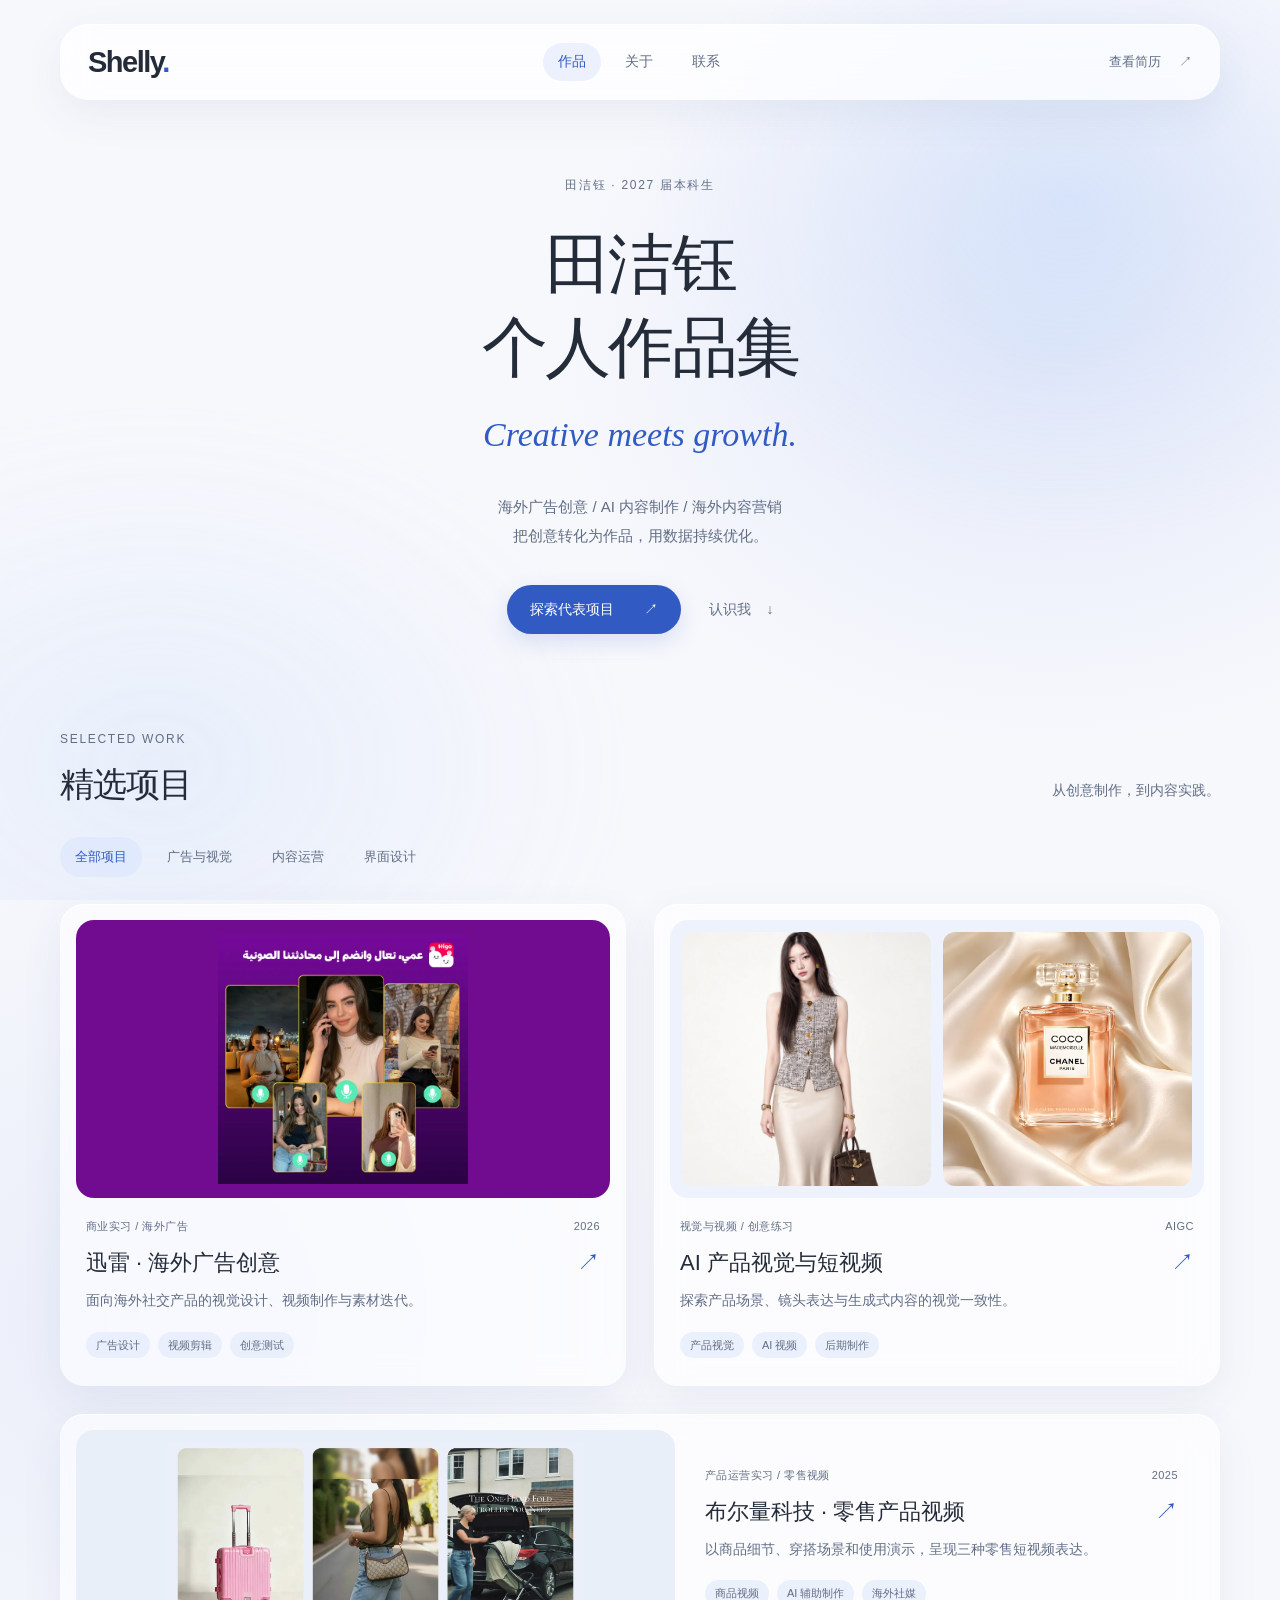
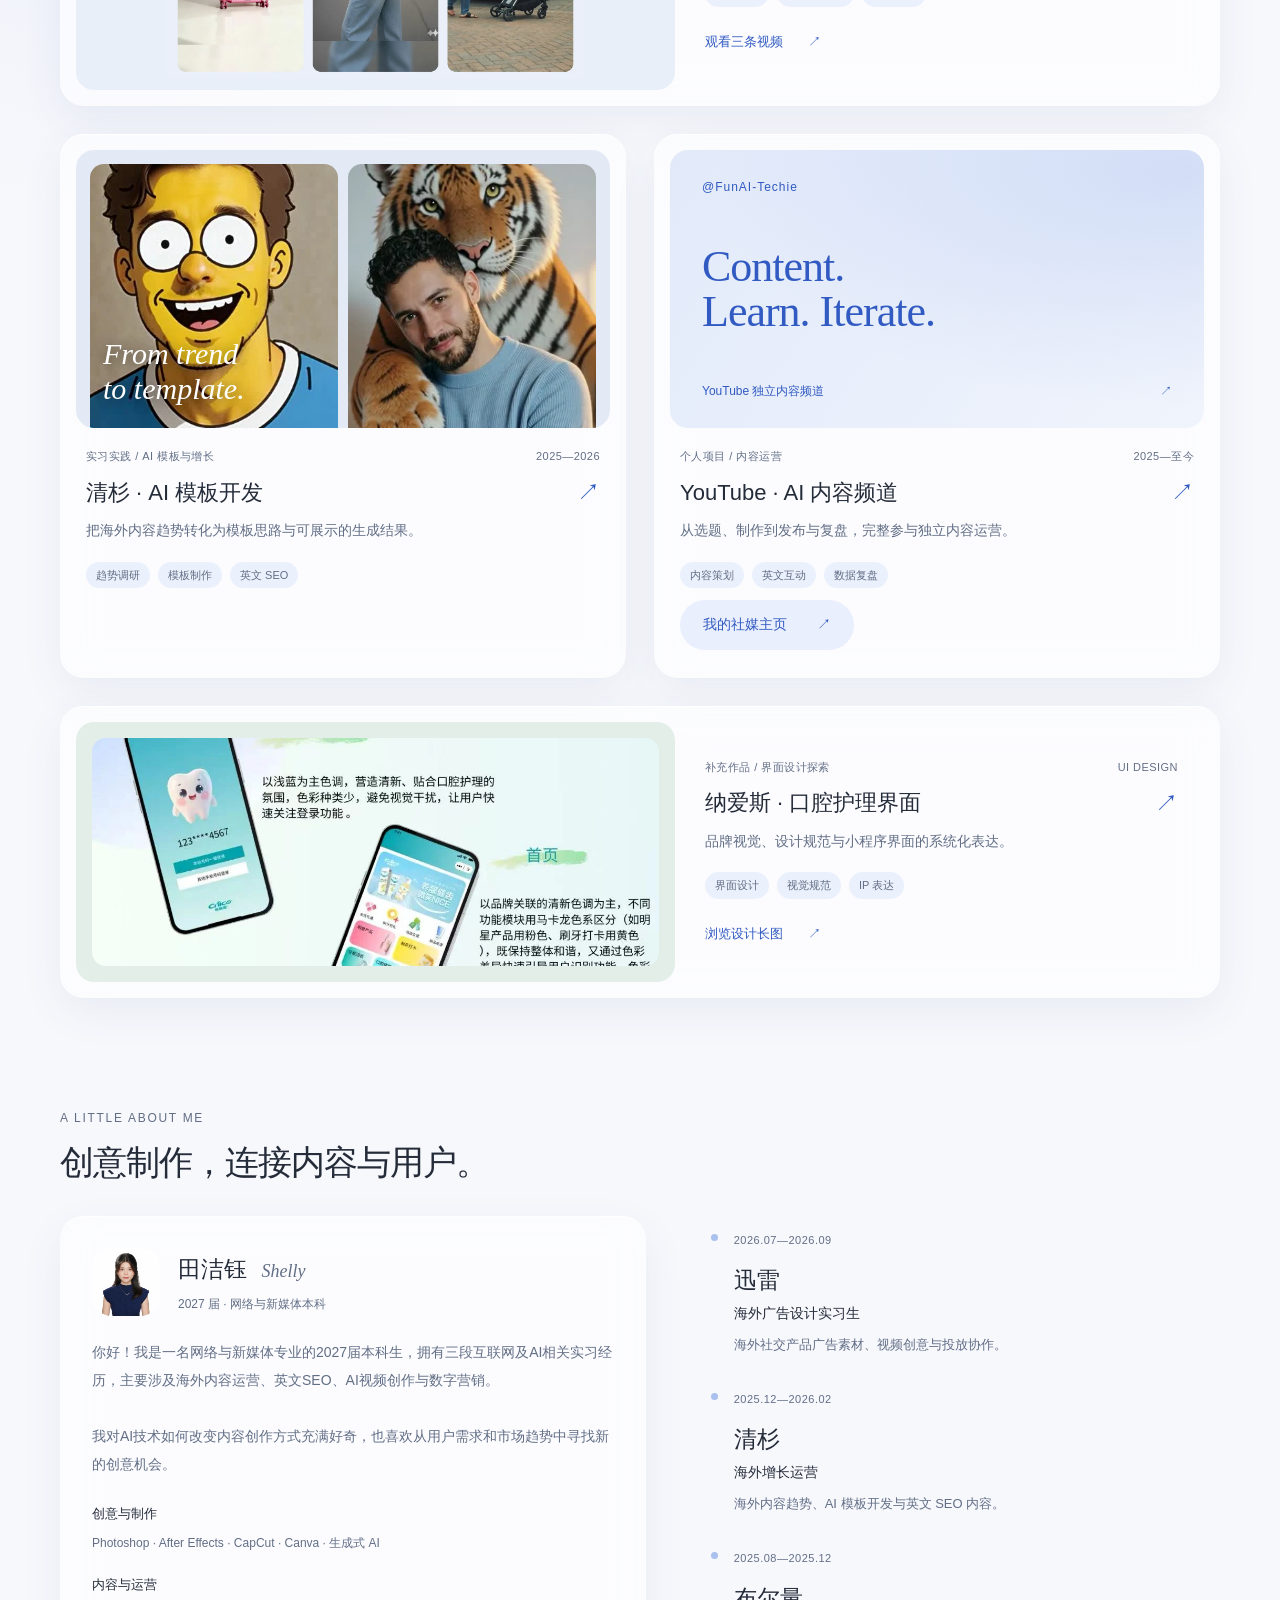
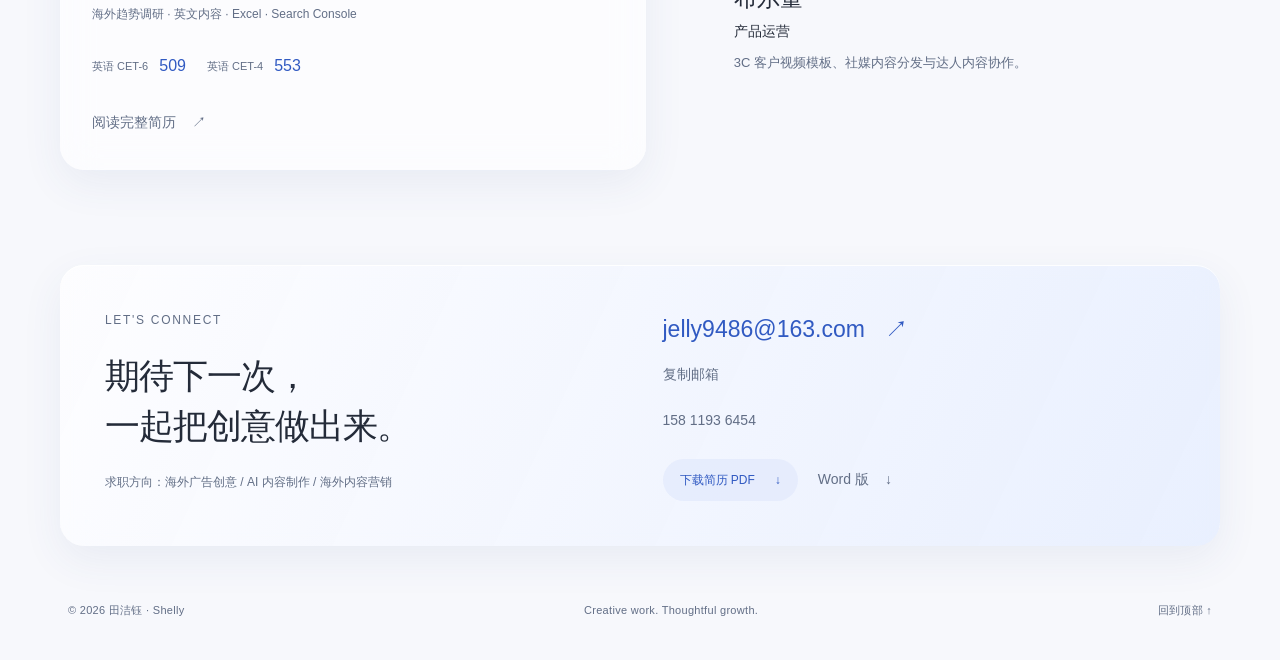
<file: public/index.html>
<!doctype html>
<html lang="zh-CN">
<head>
  <meta charset="utf-8"><meta name="viewport" content="width=device-width, initial-scale=1">
  <meta name="theme-color" content="#f7f8fc">
  <title>田洁钰 Shelly · 海外广告创意与 AI 内容作品集</title>
  <meta name="description" content="田洁钰，2027届网络与新媒体本科生。精选海外广告创意、AI视觉与视频、模板开发、YouTube内容运营及界面设计作品。">
  <meta property="og:title" content="田洁钰 Shelly · 创意与内容作品集"><meta property="og:description" content="海外广告创意 · AI 内容制作 · 海外内容营销"><meta property="og:type" content="website"><meta property="og:image" content="https://shelly-creative-portfolio.sturdypear33.chatgpt.site/assets/perfume.webp">
  <link rel="canonical" href="https://shelly-creative-portfolio.sturdypear33.chatgpt.site/">
  <link rel="icon" href="assets/favicon.svg" type="image/svg+xml"><link rel="stylesheet" href="styles.css">
  <link rel="stylesheet" href="motion.css">
  <script src="app.js" defer></script><script src="motion.js" defer></script>
</head>
<body>
  <a class="skip-link" href="#main">跳转至正文</a>
  <div class="site-wrap">
    <header class="site-header glass"><a class="brand" href="./" aria-label="Shelly 作品集首页">Shelly<span>.</span></a><nav class="navigation" aria-label="主导航"><a href="#work" aria-current="page">作品</a><a href="#about">关于</a><a href="#contact">联系</a></nav><a class="resume-nav" href="assets/shelly-resume.pdf?v=20261016" target="_blank" rel="noopener">查看简历 <span aria-hidden="true">↗</span></a></header>
    <main id="main">
      <section class="hero hero-centered" aria-labelledby="hero-title">
        <div class="hero-copy"><p class="eyebrow">田洁钰 · 2027 届本科生</p><h1 id="hero-title"><span class="hero-title-line">田洁钰</span><span class="hero-title-line">个人作品集</span></h1><p class="hero-english">Creative meets growth.</p><p class="hero-description">海外广告创意 / AI 内容制作 / 海外内容营销<br>把创意转化为作品，用数据持续优化。</p><div class="hero-actions"><a class="button button-primary" href="#work">探索代表项目 <span aria-hidden="true">↗</span></a><a class="text-link" href="#about">认识我 <span aria-hidden="true">↓</span></a></div></div>
      </section>
      <section id="work" class="work-section" aria-labelledby="work-title">
        <div class="section-heading"><div><p class="eyebrow">SELECTED WORK</p><h2 id="work-title">精选项目</h2></div><p class="section-description">从创意制作，到内容实践。</p></div>
        <div class="filters" role="group" aria-label="筛选作品"><button type="button" aria-pressed="true" data-filter="all">全部项目</button><button type="button" aria-pressed="false" data-filter="creative">广告与视觉</button><button type="button" aria-pressed="false" data-filter="growth">内容运营</button><button type="button" aria-pressed="false" data-filter="ui">界面设计</button></div>
        <p class="sr-only" id="filter-status" aria-live="polite">显示全部 6 个项目</p>
        <div class="project-grid">
          <a class="project-card glass" data-category="creative growth" href="projects/xunlei/"><div class="project-cover ad-cover"><img src="assets/xunlei-cover.webp" alt="Higo 海外社交产品广告创意" width="640" height="640" loading="lazy"></div><div class="project-card-content"><div class="project-meta"><span>商业实习 / 海外广告</span><span>2026</span></div><h3>迅雷 · 海外广告创意 <span aria-hidden="true">↗</span></h3><p>面向海外社交产品的视觉设计、视频制作与素材迭代。</p><div class="tags"><span>广告设计</span><span>视频剪辑</span><span>创意测试</span></div></div></a>
          <a class="project-card glass" data-category="creative" href="projects/aigc/"><div class="project-cover visual-cover"><img src="assets/fashion.webp" alt="AI 时尚人像视觉练习" width="1600" height="2843" loading="lazy"><img src="assets/perfume.webp" alt="AI 香水产品视觉练习" width="1600" height="2843" loading="lazy"></div><div class="project-card-content"><div class="project-meta"><span>视觉与视频 / 创意练习</span><span>AIGC</span></div><h3>AI 产品视觉与短视频 <span aria-hidden="true">↗</span></h3><p>探索产品场景、镜头表达与生成式内容的视觉一致性。</p><div class="tags"><span>产品视觉</span><span>AI 视频</span><span>后期制作</span></div></div></a>
          <a class="project-card project-wide glass" data-category="creative growth" href="projects/boolv/"><div class="project-cover retail-cover"><img src="assets/boolv-retail-cover.webp" alt="旅行箱、手袋与婴儿推车三款零售商品视频画面" width="1600" height="900" loading="lazy"></div><div class="project-card-content"><div class="project-meta"><span>产品运营实习 / 零售视频</span><span>2025</span></div><h3>布尔量科技 · 零售产品视频 <span aria-hidden="true">↗</span></h3><p>以商品细节、穿搭场景和使用演示，呈现三种零售短视频表达。</p><div class="tags"><span>商品视频</span><span>AI 辅助制作</span><span>海外社媒</span></div><span class="wide-link">观看三条视频 <span aria-hidden="true">↗</span></span></div></a>
          <a class="project-card glass" data-category="creative growth" href="projects/qingshan/"><div class="project-cover template-cover"><img src="assets/template-style-poster.webp" alt="AI 风格转化模板示例" width="1000" height="1777" loading="lazy"><img src="assets/template-tiger-poster.webp" alt="人物与动物互动模板示例" width="1000" height="1777" loading="lazy"><span>From trend<br>to template.</span></div><div class="project-card-content"><div class="project-meta"><span>实习实践 / AI 模板与增长</span><span>2025—2026</span></div><h3>清杉 · AI 模板开发 <span aria-hidden="true">↗</span></h3><p>把海外内容趋势转化为模板思路与可展示的生成结果。</p><div class="tags"><span>趋势调研</span><span>模板制作</span><span>英文 SEO</span></div></div></a>
          <article class="project-card glass" data-category="growth"><a class="project-card-main" href="projects/youtube/"><div class="project-cover channel-cover"><span class="channel-handle">@FunAI-Techie</span><span class="channel-title">Content.<br>Learn. Iterate.</span><span class="channel-bottom">YouTube 独立内容频道 <span aria-hidden="true">↗</span></span></div><div class="project-card-content"><div class="project-meta"><span>个人项目 / 内容运营</span><span>2025—至今</span></div><h3>YouTube · AI 内容频道 <span aria-hidden="true">↗</span></h3><p>从选题、制作到发布与复盘，完整参与独立内容运营。</p><div class="tags"><span>内容策划</span><span>英文互动</span><span>数据复盘</span></div></div></a><a class="button button-secondary social-home-link" href="https://www.youtube.com/@FunAI-Techie" target="_blank" rel="noopener noreferrer">我的社媒主页 <span aria-hidden="true">↗</span></a></article>
          <a class="project-card project-wide glass" data-category="ui creative" href="projects/ui/"><div class="project-cover ui-cover"><img src="assets/ui-cover.webp" alt="口腔护理小程序登录与首页界面设计局部" width="1079" height="780" loading="lazy"></div><div class="project-card-content"><div class="project-meta"><span>补充作品 / 界面设计探索</span><span>UI DESIGN</span></div><h3>纳爱斯 · 口腔护理界面 <span aria-hidden="true">↗</span></h3><p>品牌视觉、设计规范与小程序界面的系统化表达。</p><div class="tags"><span>界面设计</span><span>视觉规范</span><span>IP 表达</span></div><span class="wide-link">浏览设计长图 <span aria-hidden="true">↗</span></span></div></a>
        </div>
      </section>
      <section id="about" class="about-section" aria-labelledby="about-title"><div class="section-heading"><div><p class="eyebrow">A LITTLE ABOUT ME</p><h2 id="about-title">创意制作，连接内容与用户。</h2></div></div><div class="about-grid"><div class="about-intro glass"><div class="profile-heading"><img class="profile-photo" src="assets/shelly-photo.webp" alt="田洁钰的简历照片" width="276" height="260" loading="lazy"><div><h3>田洁钰 <span>Shelly</span></h3><p>2027 届 · 网络与新媒体本科</p></div></div><p>你好！我是一名网络与新媒体专业的2027届本科生，拥有三段互联网及AI相关实习经历，主要涉及海外内容运营、英文SEO、AI视频创作与数字营销。<br><br>我对AI技术如何改变内容创作方式充满好奇，也喜欢从用户需求和市场趋势中寻找新的创意机会。</p><div class="capability-group"><h4>创意与制作</h4><p>Photoshop · After Effects · CapCut · Canva · 生成式 AI</p></div><div class="capability-group"><h4>内容与运营</h4><p>海外趋势调研 · 英文内容 · Excel · Search Console</p></div><div class="language-note"><span>英语 CET-6</span><strong>509</strong><span>英语 CET-4</span><strong>553</strong></div><a class="text-link" href="assets/shelly-resume.pdf?v=20261016" target="_blank" rel="noopener">阅读完整简历 <span aria-hidden="true">↗</span></a></div><div class="experience-list"><article><time>2026.07—2026.09</time><h3>迅雷</h3><p class="experience-role">海外广告设计实习生</p><p>海外社交产品广告素材、视频创意与投放协作。</p></article><article><time>2025.12—2026.02</time><h3>清杉</h3><p class="experience-role">海外增长运营</p><p>海外内容趋势、AI 模板开发与英文 SEO 内容。</p></article><article><time>2025.08—2025.12</time><h3>布尔量</h3><p class="experience-role">产品运营</p><p>3C 客户视频模板、社媒内容分发与达人内容协作。</p></article></div></div></section>
      <section id="contact" class="contact-section glass" aria-labelledby="contact-title"><div><p class="eyebrow">LET'S CONNECT</p><h2 id="contact-title">期待下一次，<br>一起把创意做出来。</h2><p>求职方向：海外广告创意 / AI 内容制作 / 海外内容营销</p></div><div class="contact-links"><a class="contact-email" href="mailto:jelly9486@163.com">jelly9486@163.com <span aria-hidden="true">↗</span></a><button type="button" class="text-link" data-copy="jelly9486@163.com">复制邮箱</button><a href="tel:15811936454">158 1193 6454</a><div class="contact-downloads"><a class="button button-secondary" href="assets/shelly-resume.pdf?v=20261016" download="田洁钰_2027届_简历.pdf">下载简历 PDF <span aria-hidden="true">↓</span></a><a class="text-link" href="assets/shelly-resume.docx?v=20261016" download="田洁钰_2027届_简历.docx">Word 版 <span aria-hidden="true">↓</span></a></div></div></section>
    </main>
    <footer class="site-footer"><span>© <span data-year>2026</span> 田洁钰 · Shelly</span><span>Creative work. Thoughtful growth.</span><a href="#main">回到顶部 ↑</a></footer>
  </div>
  <div class="toast" role="status" aria-live="polite" hidden></div>
</body>
</html>
</file>
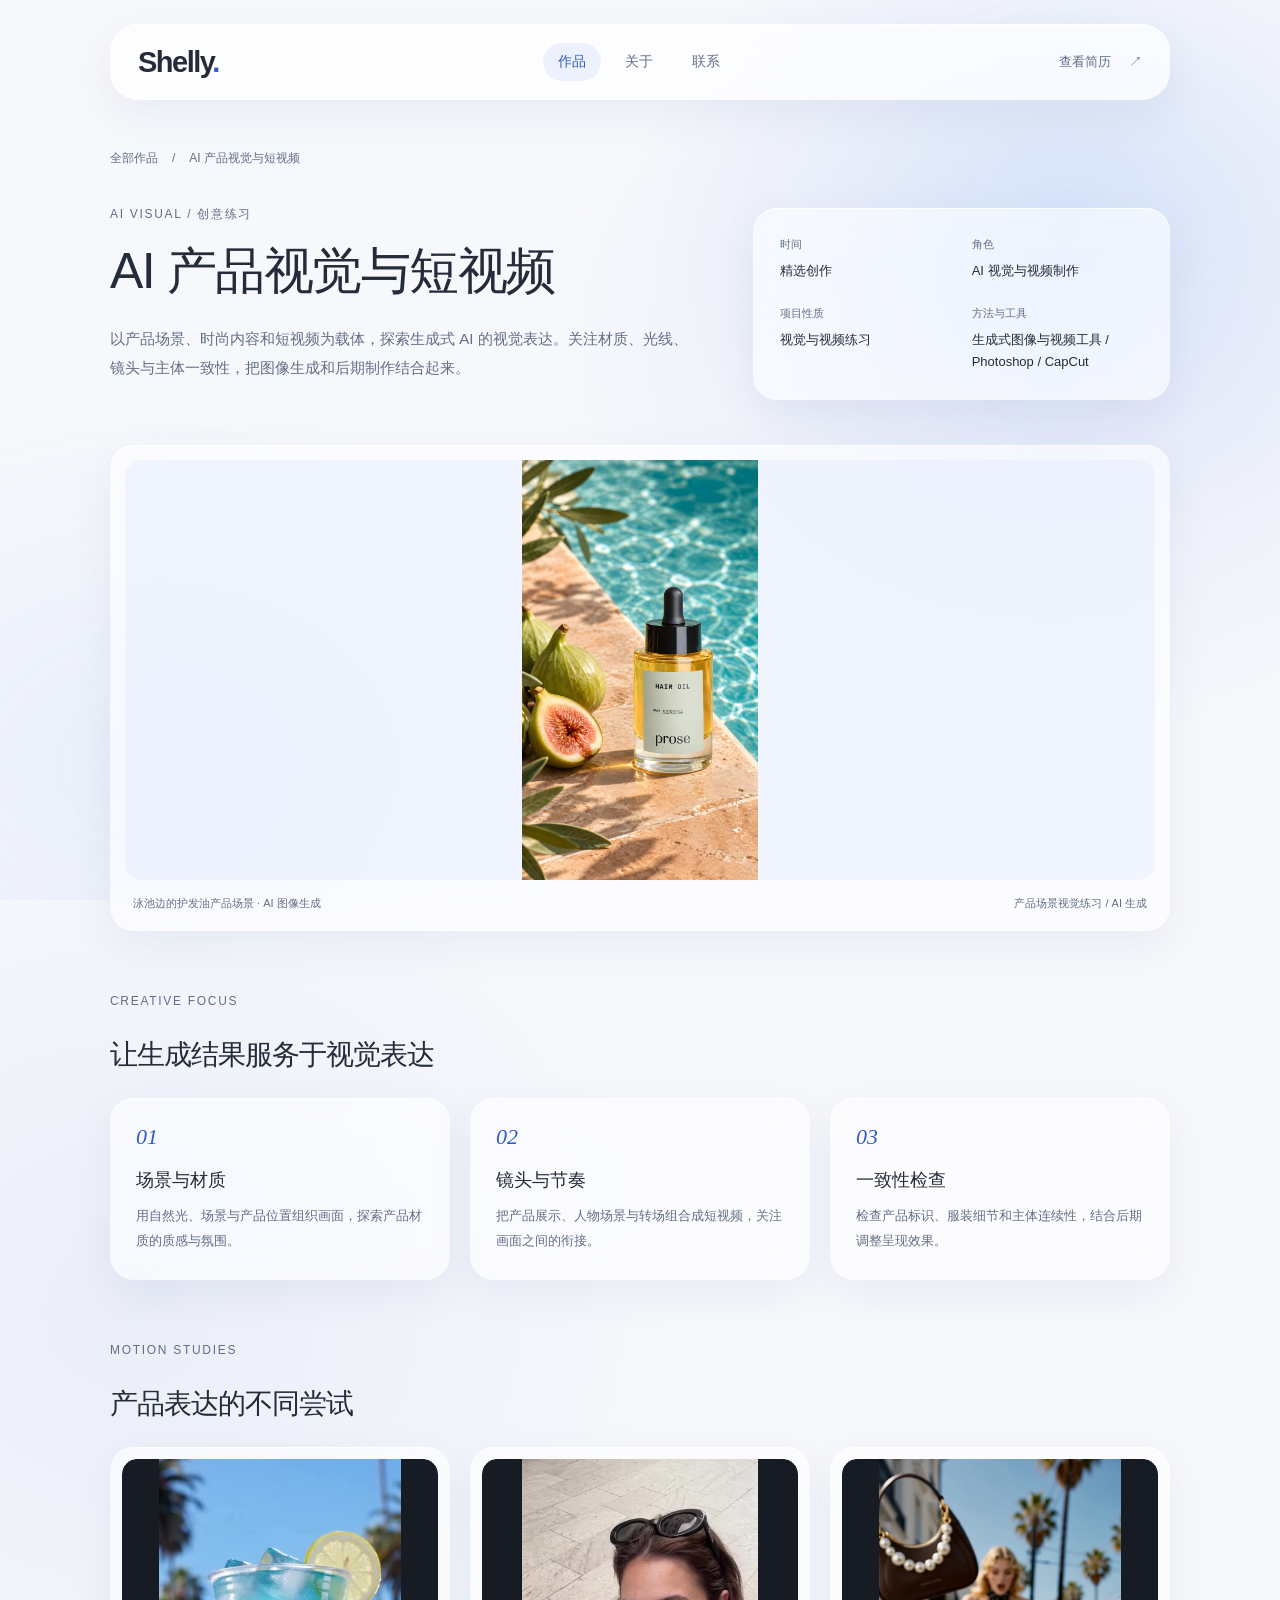
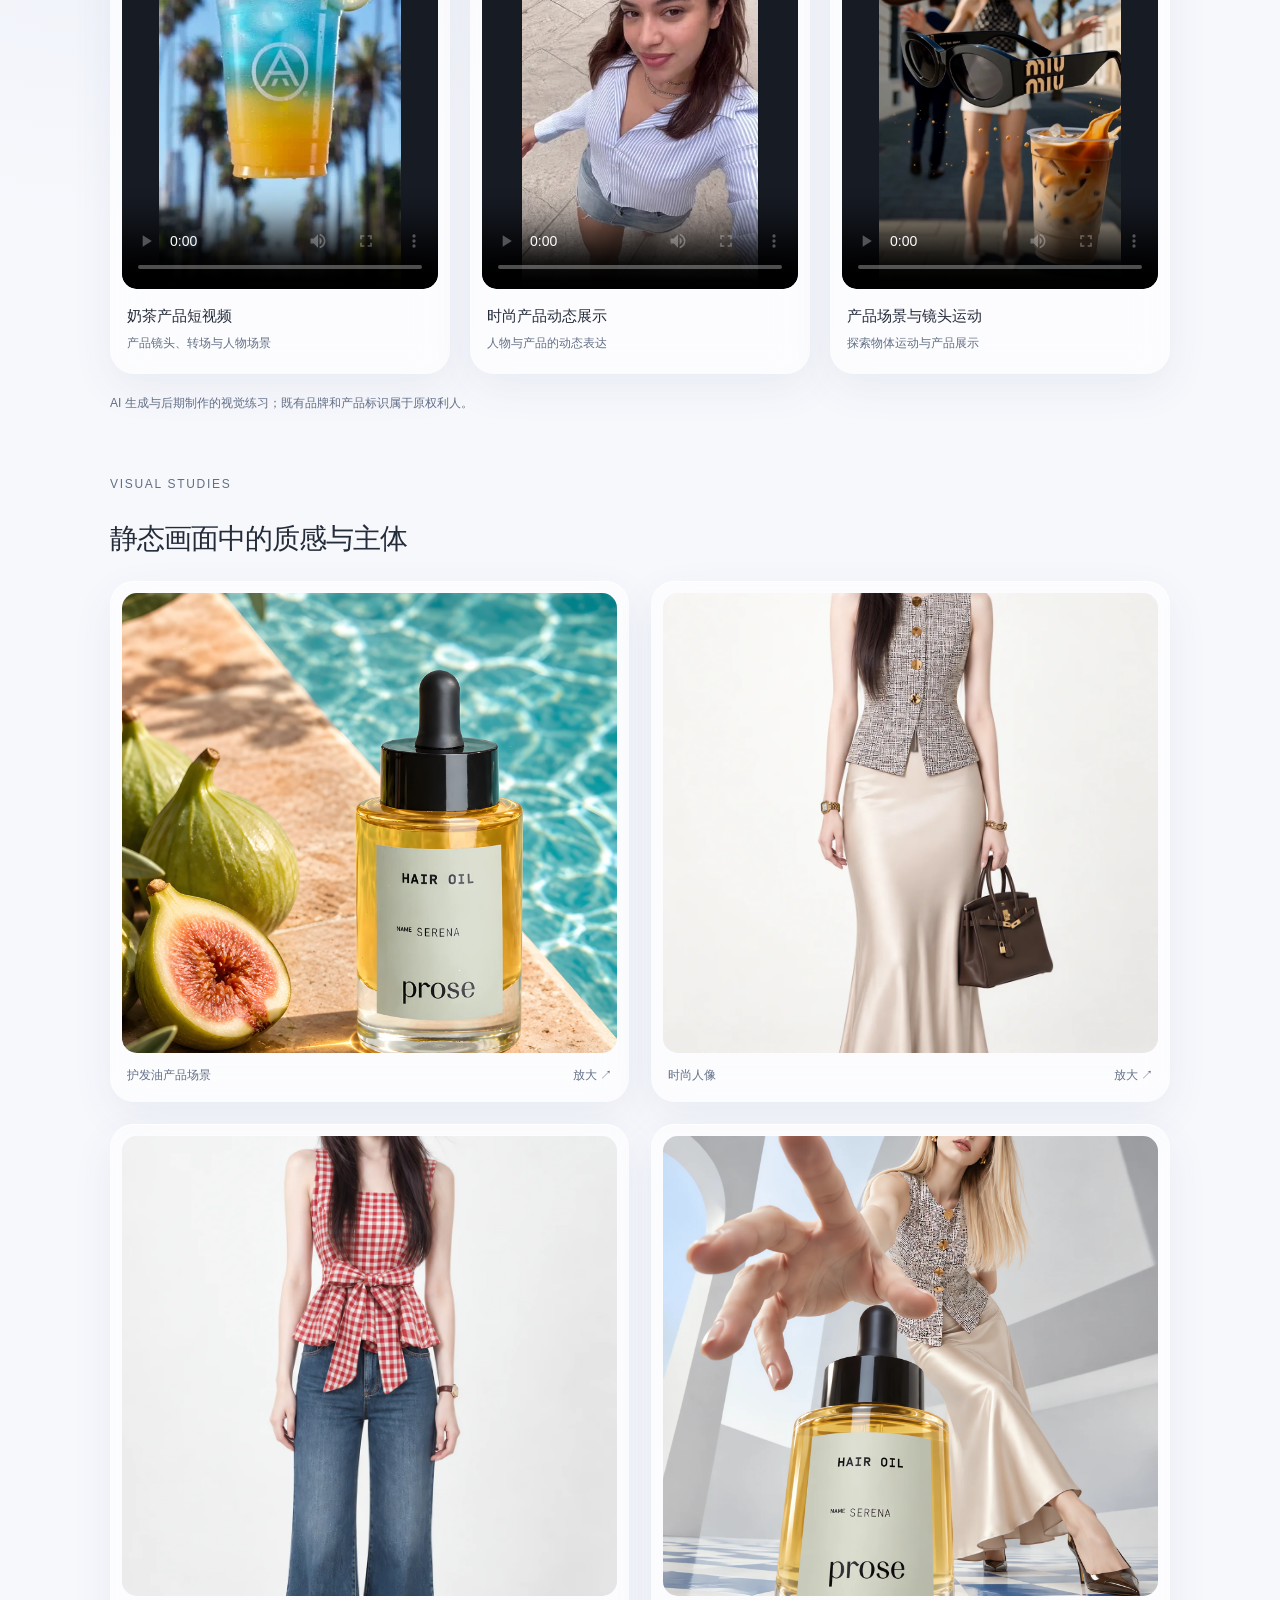
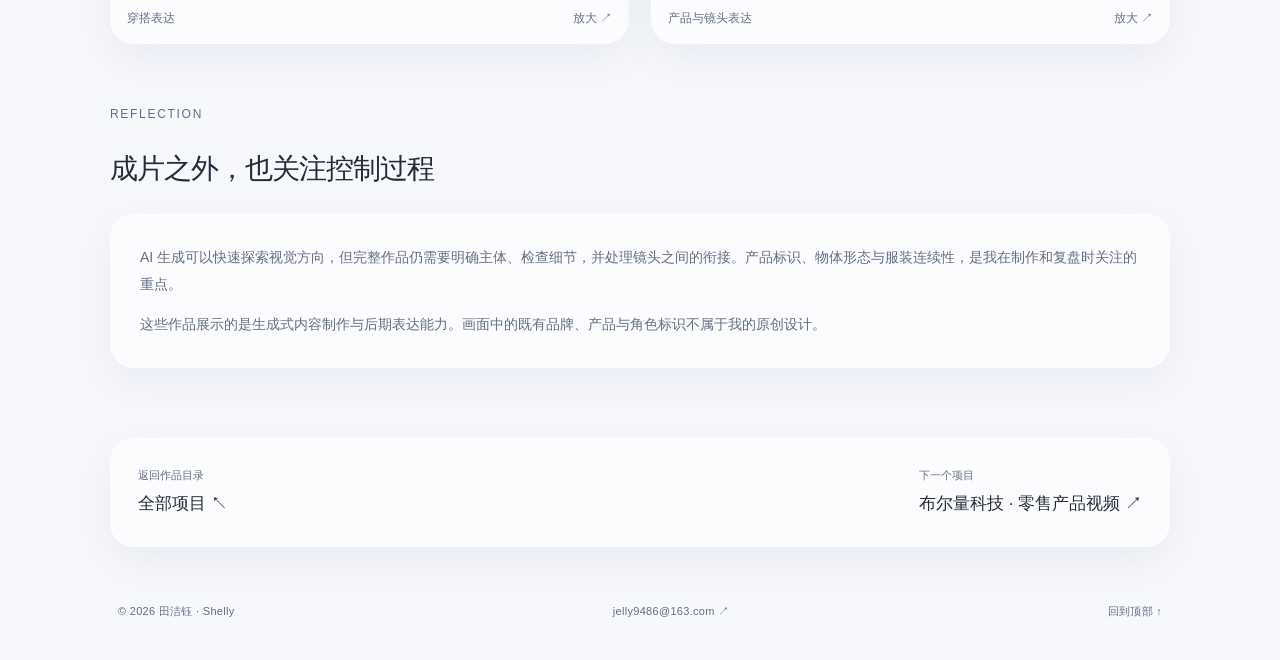
<file: public/projects/aigc/index.html>
<!doctype html>
<html lang="zh-CN">
<head>
  <meta charset="utf-8"><meta name="viewport" content="width=device-width, initial-scale=1"><meta name="theme-color" content="#f7f8fc">
  <title>AI 产品视觉与短视频 · 田洁钰 Shelly 作品集</title><meta name="description" content="以产品场景、时尚内容和短视频为载体，探索生成式 AI 的视觉表达。关注材质、光线、镜头与主体一致性，把图像生成和后期制作结合起来。">
  <meta property="og:title" content="AI 产品视觉与短视频 · 田洁钰 Shelly"><meta property="og:description" content="以产品场景、时尚内容和短视频为载体，探索生成式 AI 的视觉表达。关注材质、光线、镜头与主体一致性，把图像生成和后期制作结合起来。"><meta property="og:type" content="website"><meta property="og:image" content="https://shelly-creative-portfolio.sturdypear33.chatgpt.site/assets/hair-oil.webp"><link rel="canonical" href="https://shelly-creative-portfolio.sturdypear33.chatgpt.site/projects/aigc/">
  <link rel="icon" href="../../assets/favicon.svg" type="image/svg+xml"><link rel="stylesheet" href="../../styles.css"><link rel="stylesheet" href="../../motion.css"><script src="../../app.js?v=20261020" defer></script><script src="../../motion.js" defer></script>
</head>
<body class="project-page">
  <a class="skip-link" href="#main">跳转至正文</a>
  <div class="site-wrap">
    <header class="site-header glass"><a class="brand" href="../../" aria-label="Shelly 作品集首页">Shelly<span>.</span></a><nav class="navigation" aria-label="主导航"><a href="../../#work" aria-current="page">作品</a><a href="../../#about">关于</a><a href="../../#contact">联系</a></nav><a class="resume-nav" href="../../assets/shelly-resume.pdf?v=20261016" target="_blank" rel="noopener">查看简历 <span aria-hidden="true">↗</span></a></header>
    <main id="main" class="project-main">
      <nav class="breadcrumb" aria-label="当前位置"><a href="../../#work">全部作品</a><span aria-hidden="true">/</span><span>AI 产品视觉与短视频</span></nav>
      <div class="project-intro"><div><p class="eyebrow">AI VISUAL / 创意练习</p><h1>AI 产品视觉与短视频</h1><p class="project-lead">以产品场景、时尚内容和短视频为载体，探索生成式 AI 的视觉表达。关注材质、光线、镜头与主体一致性，把图像生成和后期制作结合起来。</p></div><dl class="project-facts glass"><div><dt>时间</dt><dd>精选创作</dd></div><div><dt>角色</dt><dd>AI 视觉与视频制作</dd></div><div><dt>项目性质</dt><dd>视觉与视频练习</dd></div><div><dt>方法与工具</dt><dd>生成式图像与视频工具 / Photoshop / CapCut</dd></div></dl></div>
      <figure class="project-hero-cover glass"><img src="../../assets/hair-oil.webp" alt="泳池边的护发油产品场景 · AI 图像生成" fetchpriority="high"><figcaption><span>泳池边的护发油产品场景 · AI 图像生成</span><span>产品场景视觉练习 / AI 生成</span></figcaption></figure>
      <section class="case-section"><p class="eyebrow">CREATIVE FOCUS</p><h2>让生成结果服务于视觉表达</h2><div class="process-grid"><article class="process-card glass"><span class="process-number">01</span><h3>场景与材质</h3><p>用自然光、场景与产品位置组织画面，探索产品材质的质感与氛围。</p></article><article class="process-card glass"><span class="process-number">02</span><h3>镜头与节奏</h3><p>把产品展示、人物场景与转场组合成短视频，关注画面之间的衔接。</p></article><article class="process-card glass"><span class="process-number">03</span><h3>一致性检查</h3><p>检查产品标识、服装细节和主体连续性，结合后期调整呈现效果。</p></article></div></section>
<section class="case-section"><p class="eyebrow">MOTION STUDIES</p><h2>产品表达的不同尝试</h2><div class="media-grid"><article class="media-card glass"><div class="video-shell"><video controls playsinline preload="none" poster="../../assets/milk-tea-poster.webp" aria-label="奶茶产品短视频"><source src="../../assets/milk-tea.mp4?v=20261020" type="video/mp4">浏览器无法播放此视频。<a href="../../assets/milk-tea.mp4?v=20261020">打开视频文件</a></video><a class="video-fallback" href="../../assets/milk-tea.mp4?v=20261020" hidden>打开视频文件 ↗</a></div><h3>奶茶产品短视频</h3><p>产品镜头、转场与人物场景</p></article><article class="media-card glass"><div class="video-shell"><video controls playsinline preload="none" poster="../../assets/fashion-motion-poster.webp" aria-label="时尚产品动态展示"><source src="../../assets/fashion-motion.mp4?v=20261020" type="video/mp4">浏览器无法播放此视频。<a href="../../assets/fashion-motion.mp4?v=20261020">打开视频文件</a></video><a class="video-fallback" href="../../assets/fashion-motion.mp4?v=20261020" hidden>打开视频文件 ↗</a></div><h3>时尚产品动态展示</h3><p>人物与产品的动态表达</p></article><article class="media-card glass"><div class="video-shell"><video controls playsinline preload="none" poster="../../assets/product-showcase-poster.webp" aria-label="产品场景与镜头运动"><source src="../../assets/product-showcase.mp4?v=20261020" type="video/mp4">浏览器无法播放此视频。<a href="../../assets/product-showcase.mp4?v=20261020">打开视频文件</a></video><a class="video-fallback" href="../../assets/product-showcase.mp4?v=20261020" hidden>打开视频文件 ↗</a></div><h3>产品场景与镜头运动</h3><p>探索物体运动与产品展示</p></article></div><p class="media-note">AI 生成与后期制作的视觉练习；既有品牌和产品标识属于原权利人。</p></section>
<section class="case-section"><p class="eyebrow">VISUAL STUDIES</p><h2>静态画面中的质感与主体</h2><div class="image-grid portrait-grid"><figure class="image-item"><button type="button" class="image-button glass" data-zoom data-caption="护发油产品场景 · 泳池背景、自然光与产品材质" aria-label="放大查看：护发油产品场景"><img src="../../assets/hair-oil.webp" alt="护发油产品场景：泳池背景、自然光与产品材质" loading="lazy"><span><span>护发油产品场景</span><span aria-hidden="true">放大 ↗</span></span></button></figure><figure class="image-item"><button type="button" class="image-button glass" data-zoom data-caption="时尚人像 · 人物、服装与配饰的视觉关系" aria-label="放大查看：时尚人像"><img src="../../assets/fashion.webp" alt="时尚人像：人物、服装与配饰的视觉关系" loading="lazy"><span><span>时尚人像</span><span aria-hidden="true">放大 ↗</span></span></button></figure><figure class="image-item"><button type="button" class="image-button glass" data-zoom data-caption="穿搭表达 · 另一种人物与服装构图" aria-label="放大查看：穿搭表达"><img src="../../assets/fashion-2.webp" alt="穿搭表达：另一种人物与服装构图" loading="lazy"><span><span>穿搭表达</span><span aria-hidden="true">放大 ↗</span></span></button></figure><figure class="image-item"><button type="button" class="image-button glass" data-zoom data-caption="产品与镜头表达 · 构图与镜头形变探索" aria-label="放大查看：产品与镜头表达"><img src="../../assets/product-checker.webp" alt="产品与镜头表达：构图与镜头形变探索" loading="lazy"><span><span>产品与镜头表达</span><span aria-hidden="true">放大 ↗</span></span></button></figure></div></section>
<section class="case-section"><p class="eyebrow">REFLECTION</p><h2>成片之外，也关注控制过程</h2><div class="insight-list glass"><p>AI 生成可以快速探索视觉方向，但完整作品仍需要明确主体、检查细节，并处理镜头之间的衔接。产品标识、物体形态与服装连续性，是我在制作和复盘时关注的重点。</p><p>这些作品展示的是生成式内容制作与后期表达能力。画面中的既有品牌、产品与角色标识不属于我的原创设计。</p></div></section>
      <nav class="project-bottom glass" aria-label="项目导航"><div><p>返回作品目录</p><a href="../../#work">全部项目 <span aria-hidden="true">↖</span></a></div><div><p>下一个项目</p><a href="../boolv/">布尔量科技 · 零售产品视频 <span aria-hidden="true">↗</span></a></div></nav>
    </main>
    <footer class="site-footer"><span>© 2026 田洁钰 · Shelly</span><a href="mailto:jelly9486@163.com">jelly9486@163.com ↗</a><a href="#main">回到顶部 ↑</a></footer>
  </div>
  <dialog id="image-viewer" class="viewer" aria-label="作品大图"><div class="viewer-top"><p class="viewer-caption"></p><button type="button" class="viewer-close" data-close-viewer>关闭 ×</button></div><img alt=""></dialog>
  <div class="toast" role="status" aria-live="polite" hidden></div>
</body>
</html>
</file>
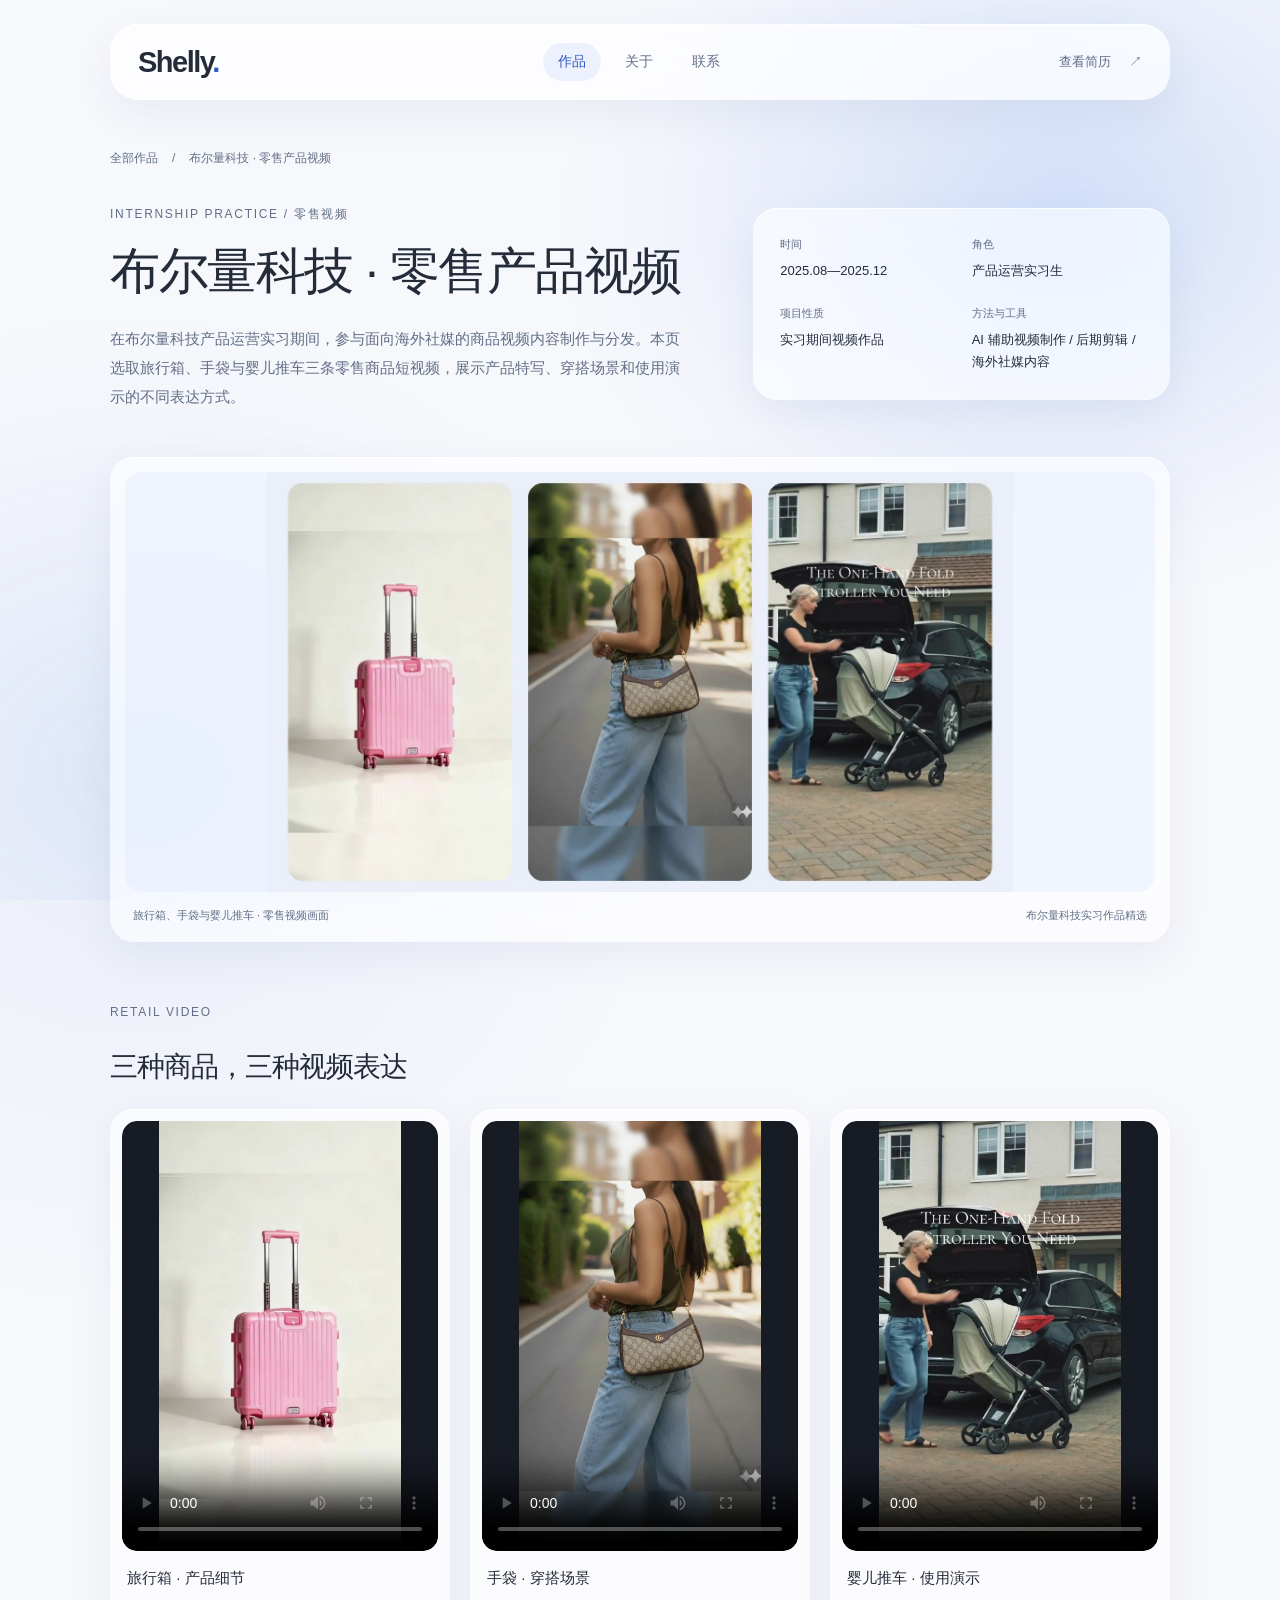
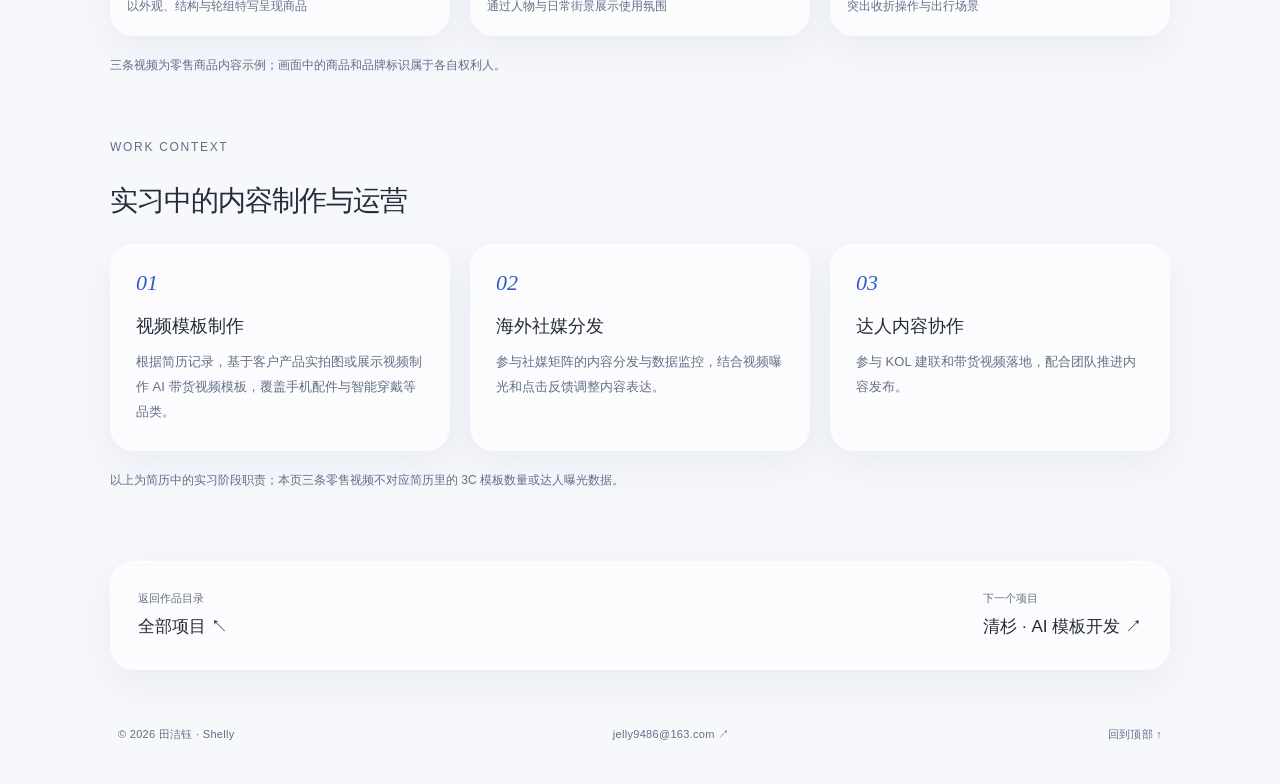
<file: public/projects/boolv/index.html>
<!doctype html>
<html lang="zh-CN">
<head>
  <meta charset="utf-8"><meta name="viewport" content="width=device-width, initial-scale=1"><meta name="theme-color" content="#f7f8fc">
  <title>布尔量科技 · 零售产品视频 · 田洁钰 Shelly 作品集</title><meta name="description" content="在布尔量科技产品运营实习期间，参与面向海外社媒的商品视频内容制作与分发。本页选取旅行箱、手袋与婴儿推车三条零售商品短视频，展示产品特写、穿搭场景和使用演示的不同表达方式。">
  <meta property="og:title" content="布尔量科技 · 零售产品视频 · 田洁钰 Shelly"><meta property="og:description" content="在布尔量科技产品运营实习期间，参与面向海外社媒的商品视频内容制作与分发。本页选取旅行箱、手袋与婴儿推车三条零售商品短视频，展示产品特写、穿搭场景和使用演示的不同表达方式。"><meta property="og:type" content="website"><meta property="og:image" content="https://shelly-creative-portfolio.sturdypear33.chatgpt.site/assets/boolv-retail-cover.webp"><link rel="canonical" href="https://shelly-creative-portfolio.sturdypear33.chatgpt.site/projects/boolv/">
  <link rel="icon" href="../../assets/favicon.svg" type="image/svg+xml"><link rel="stylesheet" href="../../styles.css"><link rel="stylesheet" href="../../motion.css"><script src="../../app.js?v=20261020" defer></script><script src="../../motion.js" defer></script>
</head>
<body class="project-page">
  <a class="skip-link" href="#main">跳转至正文</a>
  <div class="site-wrap">
    <header class="site-header glass"><a class="brand" href="../../" aria-label="Shelly 作品集首页">Shelly<span>.</span></a><nav class="navigation" aria-label="主导航"><a href="../../#work" aria-current="page">作品</a><a href="../../#about">关于</a><a href="../../#contact">联系</a></nav><a class="resume-nav" href="../../assets/shelly-resume.pdf?v=20261016" target="_blank" rel="noopener">查看简历 <span aria-hidden="true">↗</span></a></header>
    <main id="main" class="project-main">
      <nav class="breadcrumb" aria-label="当前位置"><a href="../../#work">全部作品</a><span aria-hidden="true">/</span><span>布尔量科技 · 零售产品视频</span></nav>
      <div class="project-intro"><div><p class="eyebrow">INTERNSHIP PRACTICE / 零售视频</p><h1>布尔量科技 · 零售产品视频</h1><p class="project-lead">在布尔量科技产品运营实习期间，参与面向海外社媒的商品视频内容制作与分发。本页选取旅行箱、手袋与婴儿推车三条零售商品短视频，展示产品特写、穿搭场景和使用演示的不同表达方式。</p></div><dl class="project-facts glass"><div><dt>时间</dt><dd>2025.08—2025.12</dd></div><div><dt>角色</dt><dd>产品运营实习生</dd></div><div><dt>项目性质</dt><dd>实习期间视频作品</dd></div><div><dt>方法与工具</dt><dd>AI 辅助视频制作 / 后期剪辑 / 海外社媒内容</dd></div></dl></div>
      <figure class="project-hero-cover glass"><img src="../../assets/boolv-retail-cover.webp" alt="旅行箱、手袋与婴儿推车 · 零售视频画面" fetchpriority="high"><figcaption><span>旅行箱、手袋与婴儿推车 · 零售视频画面</span><span>布尔量科技实习作品精选</span></figcaption></figure>
      <section class="case-section"><p class="eyebrow">RETAIL VIDEO</p><h2>三种商品，三种视频表达</h2><div class="media-grid"><article class="media-card glass"><div class="video-shell"><video controls playsinline preload="none" poster="../../assets/boolv-suitcase-poster.webp" aria-label="旅行箱 · 产品细节"><source src="../../assets/boolv-suitcase.mp4?v=20261020" type="video/mp4">浏览器无法播放此视频。<a href="../../assets/boolv-suitcase.mp4?v=20261020">打开视频文件</a></video><a class="video-fallback" href="../../assets/boolv-suitcase.mp4?v=20261020" hidden>打开视频文件 ↗</a></div><h3>旅行箱 · 产品细节</h3><p>以外观、结构与轮组特写呈现商品</p></article><article class="media-card glass"><div class="video-shell"><video controls playsinline preload="none" poster="../../assets/boolv-handbag-poster.webp" aria-label="手袋 · 穿搭场景"><source src="../../assets/boolv-handbag.mp4?v=20261020" type="video/mp4">浏览器无法播放此视频。<a href="../../assets/boolv-handbag.mp4?v=20261020">打开视频文件</a></video><a class="video-fallback" href="../../assets/boolv-handbag.mp4?v=20261020" hidden>打开视频文件 ↗</a></div><h3>手袋 · 穿搭场景</h3><p>通过人物与日常街景展示使用氛围</p></article><article class="media-card glass"><div class="video-shell"><video controls playsinline preload="none" poster="../../assets/boolv-stroller-poster.webp" aria-label="婴儿推车 · 使用演示"><source src="../../assets/boolv-stroller.mp4?v=20261020" type="video/mp4">浏览器无法播放此视频。<a href="../../assets/boolv-stroller.mp4?v=20261020">打开视频文件</a></video><a class="video-fallback" href="../../assets/boolv-stroller.mp4?v=20261020" hidden>打开视频文件 ↗</a></div><h3>婴儿推车 · 使用演示</h3><p>突出收折操作与出行场景</p></article></div><p class="media-note">三条视频为零售商品内容示例；画面中的商品和品牌标识属于各自权利人。</p></section>
<section class="case-section"><p class="eyebrow">WORK CONTEXT</p><h2>实习中的内容制作与运营</h2><div class="process-grid"><article class="process-card glass"><span class="process-number">01</span><h3>视频模板制作</h3><p>根据简历记录，基于客户产品实拍图或展示视频制作 AI 带货视频模板，覆盖手机配件与智能穿戴等品类。</p></article><article class="process-card glass"><span class="process-number">02</span><h3>海外社媒分发</h3><p>参与社媒矩阵的内容分发与数据监控，结合视频曝光和点击反馈调整内容表达。</p></article><article class="process-card glass"><span class="process-number">03</span><h3>达人内容协作</h3><p>参与 KOL 建联和带货视频落地，配合团队推进内容发布。</p></article></div><p class="media-note">以上为简历中的实习阶段职责；本页三条零售视频不对应简历里的 3C 模板数量或达人曝光数据。</p></section>
      <nav class="project-bottom glass" aria-label="项目导航"><div><p>返回作品目录</p><a href="../../#work">全部项目 <span aria-hidden="true">↖</span></a></div><div><p>下一个项目</p><a href="../qingshan/">清杉 · AI 模板开发 <span aria-hidden="true">↗</span></a></div></nav>
    </main>
    <footer class="site-footer"><span>© 2026 田洁钰 · Shelly</span><a href="mailto:jelly9486@163.com">jelly9486@163.com ↗</a><a href="#main">回到顶部 ↑</a></footer>
  </div>
  <dialog id="image-viewer" class="viewer" aria-label="作品大图"><div class="viewer-top"><p class="viewer-caption"></p><button type="button" class="viewer-close" data-close-viewer>关闭 ×</button></div><img alt=""></dialog>
  <div class="toast" role="status" aria-live="polite" hidden></div>
</body>
</html>
</file>
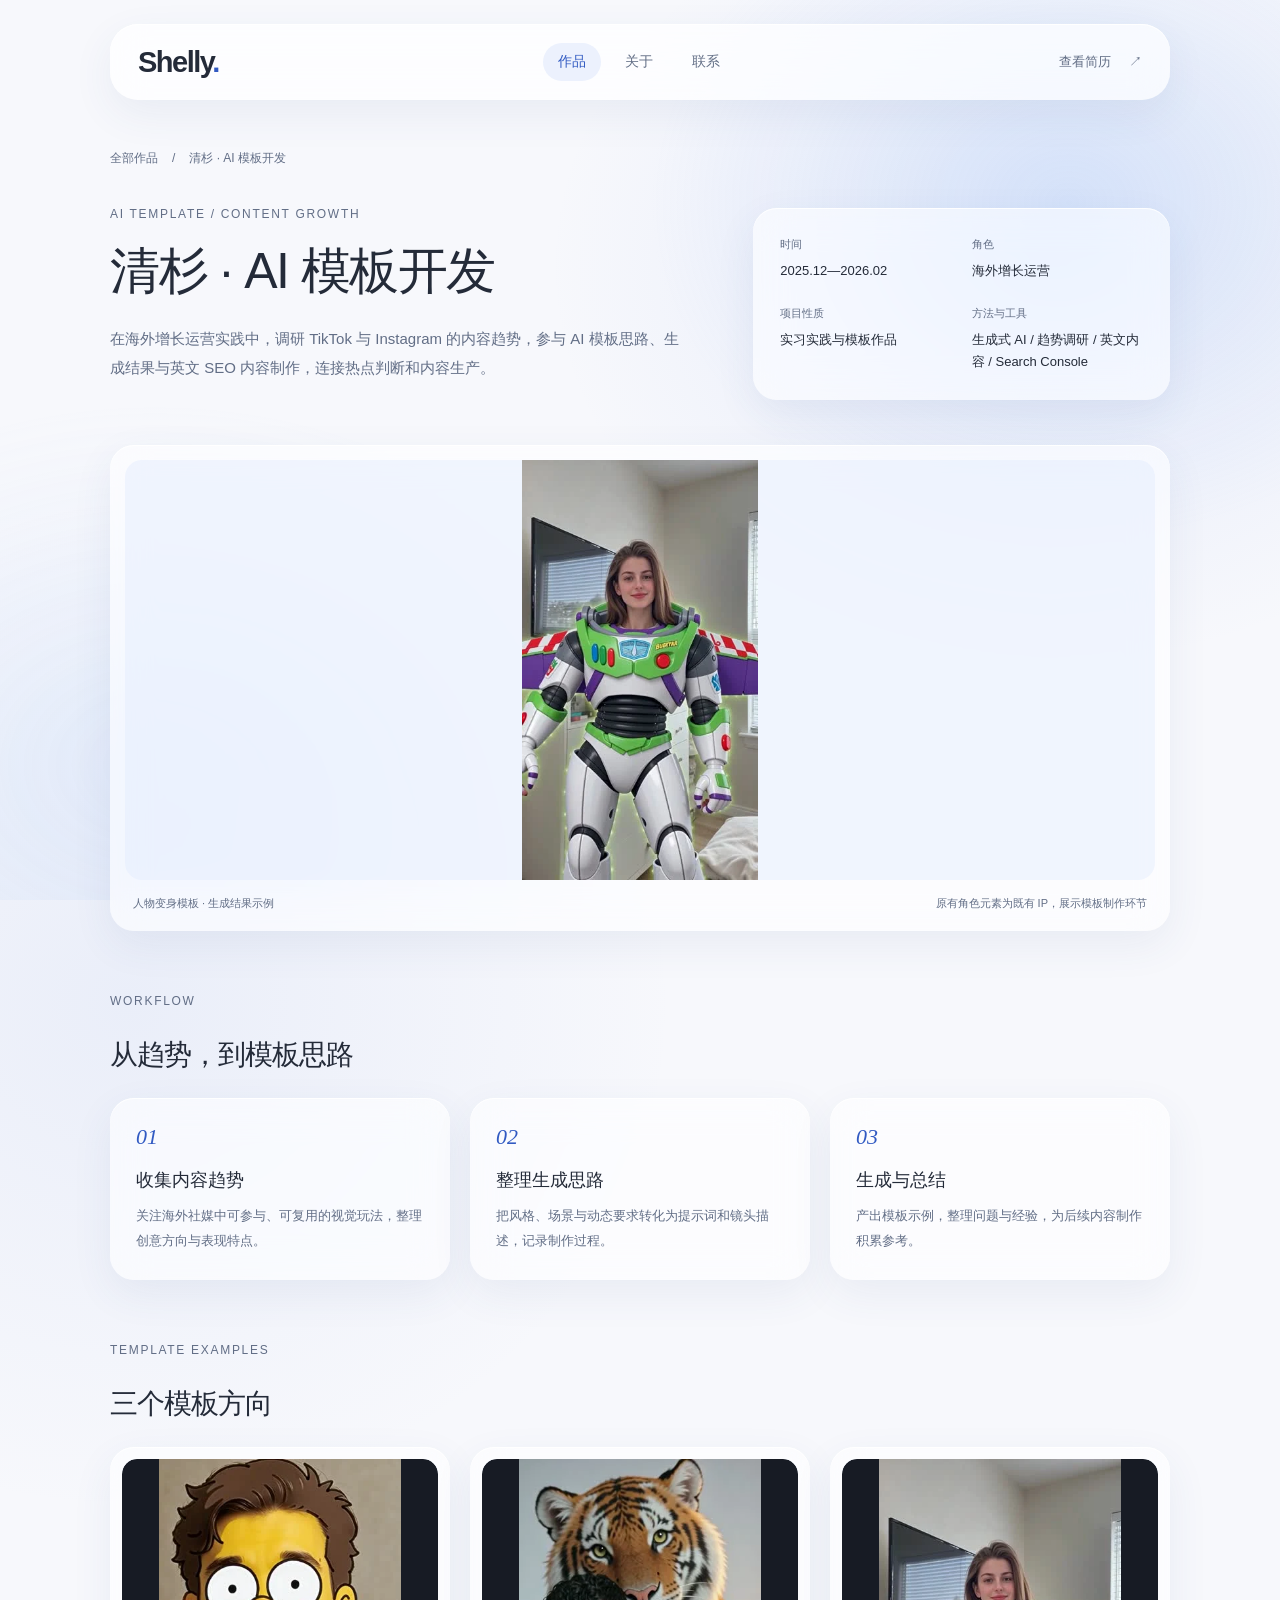
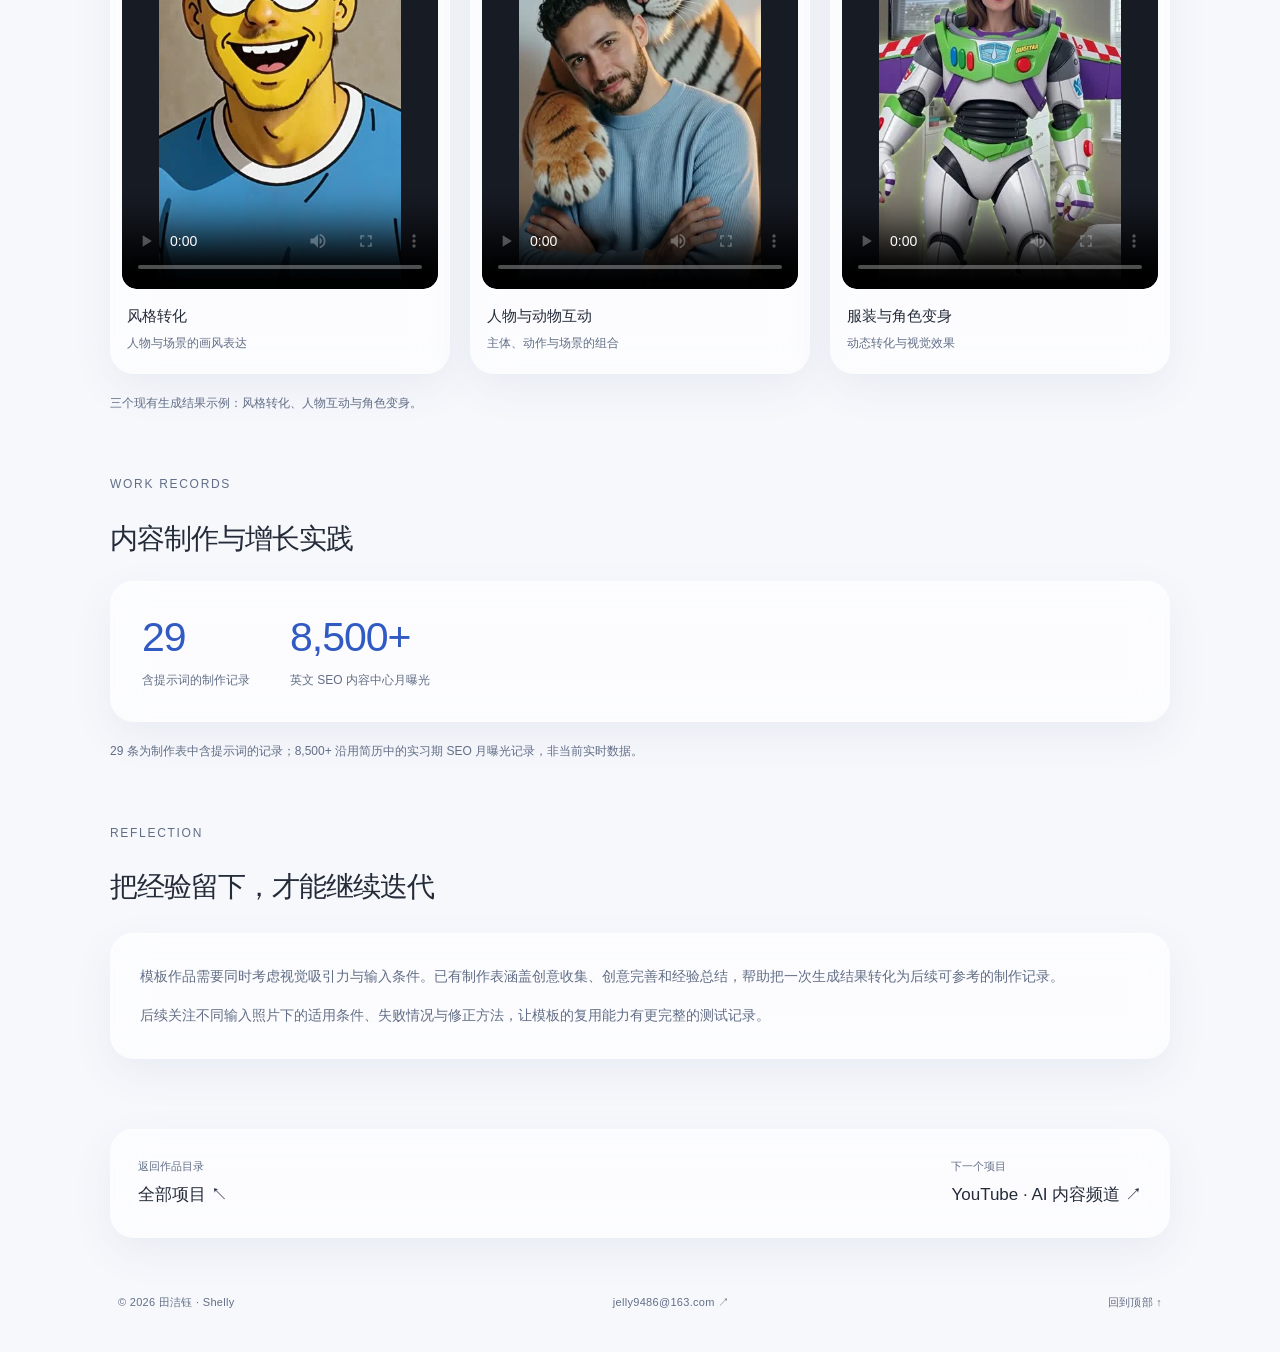
<file: public/projects/qingshan/index.html>
<!doctype html>
<html lang="zh-CN">
<head>
  <meta charset="utf-8"><meta name="viewport" content="width=device-width, initial-scale=1"><meta name="theme-color" content="#f7f8fc">
  <title>清杉 · AI 模板开发 · 田洁钰 Shelly 作品集</title><meta name="description" content="在海外增长运营实践中，调研 TikTok 与 Instagram 的内容趋势，参与 AI 模板思路、生成结果与英文 SEO 内容制作，连接热点判断和内容生产。">
  <meta property="og:title" content="清杉 · AI 模板开发 · 田洁钰 Shelly"><meta property="og:description" content="在海外增长运营实践中，调研 TikTok 与 Instagram 的内容趋势，参与 AI 模板思路、生成结果与英文 SEO 内容制作，连接热点判断和内容生产。"><meta property="og:type" content="website"><meta property="og:image" content="https://shelly-creative-portfolio.sturdypear33.chatgpt.site/assets/template-transform-poster.webp"><link rel="canonical" href="https://shelly-creative-portfolio.sturdypear33.chatgpt.site/projects/qingshan/">
  <link rel="icon" href="../../assets/favicon.svg" type="image/svg+xml"><link rel="stylesheet" href="../../styles.css"><link rel="stylesheet" href="../../motion.css"><script src="../../app.js?v=20261020" defer></script><script src="../../motion.js" defer></script>
</head>
<body class="project-page">
  <a class="skip-link" href="#main">跳转至正文</a>
  <div class="site-wrap">
    <header class="site-header glass"><a class="brand" href="../../" aria-label="Shelly 作品集首页">Shelly<span>.</span></a><nav class="navigation" aria-label="主导航"><a href="../../#work" aria-current="page">作品</a><a href="../../#about">关于</a><a href="../../#contact">联系</a></nav><a class="resume-nav" href="../../assets/shelly-resume.pdf?v=20261016" target="_blank" rel="noopener">查看简历 <span aria-hidden="true">↗</span></a></header>
    <main id="main" class="project-main">
      <nav class="breadcrumb" aria-label="当前位置"><a href="../../#work">全部作品</a><span aria-hidden="true">/</span><span>清杉 · AI 模板开发</span></nav>
      <div class="project-intro"><div><p class="eyebrow">AI TEMPLATE / CONTENT GROWTH</p><h1>清杉 · AI 模板开发</h1><p class="project-lead">在海外增长运营实践中，调研 TikTok 与 Instagram 的内容趋势，参与 AI 模板思路、生成结果与英文 SEO 内容制作，连接热点判断和内容生产。</p></div><dl class="project-facts glass"><div><dt>时间</dt><dd>2025.12—2026.02</dd></div><div><dt>角色</dt><dd>海外增长运营</dd></div><div><dt>项目性质</dt><dd>实习实践与模板作品</dd></div><div><dt>方法与工具</dt><dd>生成式 AI / 趋势调研 / 英文内容 / Search Console</dd></div></dl></div>
      <figure class="project-hero-cover glass"><img src="../../assets/template-transform-poster.webp" alt="人物变身模板 · 生成结果示例" fetchpriority="high"><figcaption><span>人物变身模板 · 生成结果示例</span><span>原有角色元素为既有 IP，展示模板制作环节</span></figcaption></figure>
      <section class="case-section"><p class="eyebrow">WORKFLOW</p><h2>从趋势，到模板思路</h2><div class="process-grid"><article class="process-card glass"><span class="process-number">01</span><h3>收集内容趋势</h3><p>关注海外社媒中可参与、可复用的视觉玩法，整理创意方向与表现特点。</p></article><article class="process-card glass"><span class="process-number">02</span><h3>整理生成思路</h3><p>把风格、场景与动态要求转化为提示词和镜头描述，记录制作过程。</p></article><article class="process-card glass"><span class="process-number">03</span><h3>生成与总结</h3><p>产出模板示例，整理问题与经验，为后续内容制作积累参考。</p></article></div></section>
<section class="case-section"><p class="eyebrow">TEMPLATE EXAMPLES</p><h2>三个模板方向</h2><div class="media-grid"><article class="media-card glass"><div class="video-shell"><video controls playsinline preload="none" poster="../../assets/template-style-poster.webp" aria-label="风格转化"><source src="../../assets/template-style.mp4?v=20261020" type="video/mp4">浏览器无法播放此视频。<a href="../../assets/template-style.mp4?v=20261020">打开视频文件</a></video><a class="video-fallback" href="../../assets/template-style.mp4?v=20261020" hidden>打开视频文件 ↗</a></div><h3>风格转化</h3><p>人物与场景的画风表达</p></article><article class="media-card glass"><div class="video-shell"><video controls playsinline preload="none" poster="../../assets/template-tiger-poster.webp" aria-label="人物与动物互动"><source src="../../assets/template-tiger.mp4?v=20261020" type="video/mp4">浏览器无法播放此视频。<a href="../../assets/template-tiger.mp4?v=20261020">打开视频文件</a></video><a class="video-fallback" href="../../assets/template-tiger.mp4?v=20261020" hidden>打开视频文件 ↗</a></div><h3>人物与动物互动</h3><p>主体、动作与场景的组合</p></article><article class="media-card glass"><div class="video-shell"><video controls playsinline preload="none" poster="../../assets/template-transform-poster.webp" aria-label="服装与角色变身"><source src="../../assets/template-transform.mp4?v=20261020" type="video/mp4">浏览器无法播放此视频。<a href="../../assets/template-transform.mp4?v=20261020">打开视频文件</a></video><a class="video-fallback" href="../../assets/template-transform.mp4?v=20261020" hidden>打开视频文件 ↗</a></div><h3>服装与角色变身</h3><p>动态转化与视觉效果</p></article></div><p class="media-note">三个现有生成结果示例：风格转化、人物互动与角色变身。</p></section>
<section class="case-section"><p class="eyebrow">WORK RECORDS</p><h2>内容制作与增长实践</h2><div class="metrics-inline glass"><div><div class="metric-value">29</div><p class="metric-label">含提示词的制作记录</p></div><div><div class="metric-value">8,500+</div><p class="metric-label">英文 SEO 内容中心月曝光</p></div></div><p class="media-note">29 条为制作表中含提示词的记录；8,500+ 沿用简历中的实习期 SEO 月曝光记录，非当前实时数据。</p></section>
<section class="case-section"><p class="eyebrow">REFLECTION</p><h2>把经验留下，才能继续迭代</h2><div class="insight-list glass"><p>模板作品需要同时考虑视觉吸引力与输入条件。已有制作表涵盖创意收集、创意完善和经验总结，帮助把一次生成结果转化为后续可参考的制作记录。</p><p>后续关注不同输入照片下的适用条件、失败情况与修正方法，让模板的复用能力有更完整的测试记录。</p></div></section>
      <nav class="project-bottom glass" aria-label="项目导航"><div><p>返回作品目录</p><a href="../../#work">全部项目 <span aria-hidden="true">↖</span></a></div><div><p>下一个项目</p><a href="../youtube/">YouTube · AI 内容频道 <span aria-hidden="true">↗</span></a></div></nav>
    </main>
    <footer class="site-footer"><span>© 2026 田洁钰 · Shelly</span><a href="mailto:jelly9486@163.com">jelly9486@163.com ↗</a><a href="#main">回到顶部 ↑</a></footer>
  </div>
  <dialog id="image-viewer" class="viewer" aria-label="作品大图"><div class="viewer-top"><p class="viewer-caption"></p><button type="button" class="viewer-close" data-close-viewer>关闭 ×</button></div><img alt=""></dialog>
  <div class="toast" role="status" aria-live="polite" hidden></div>
</body>
</html>
</file>
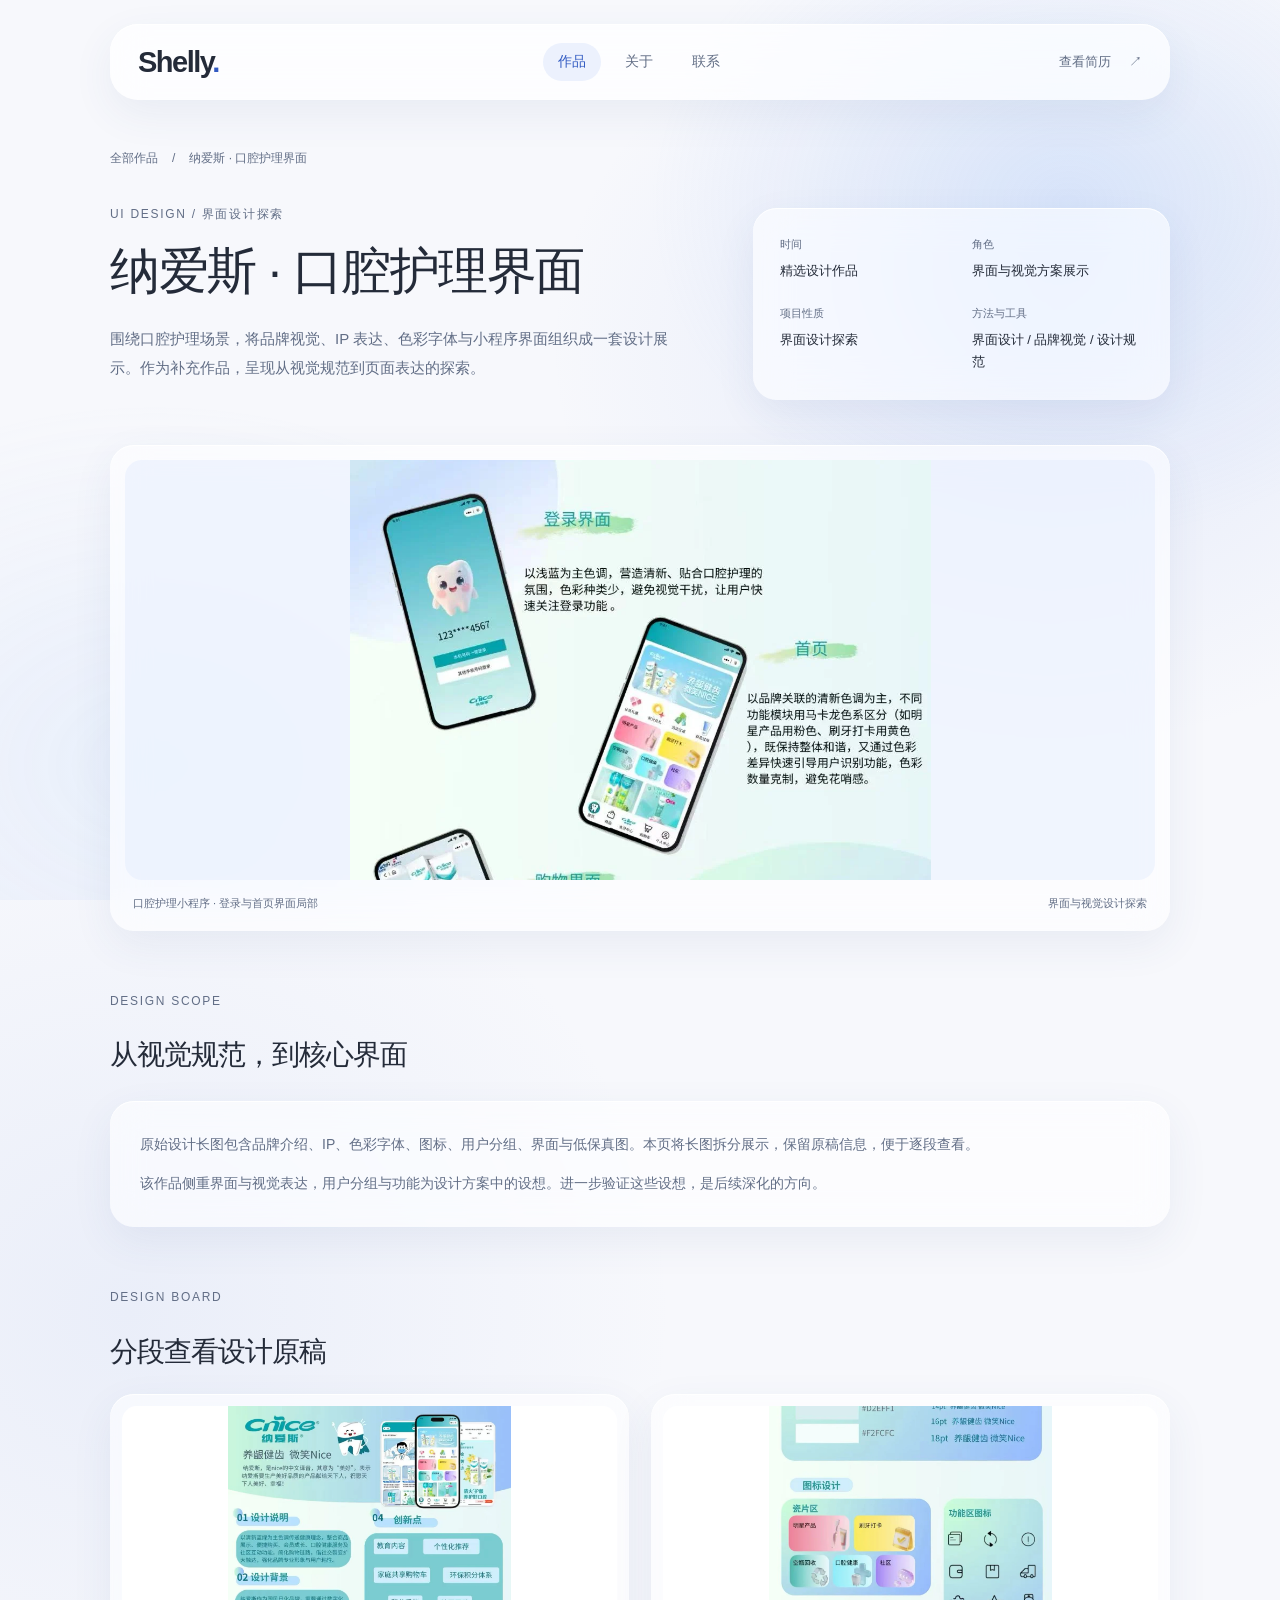
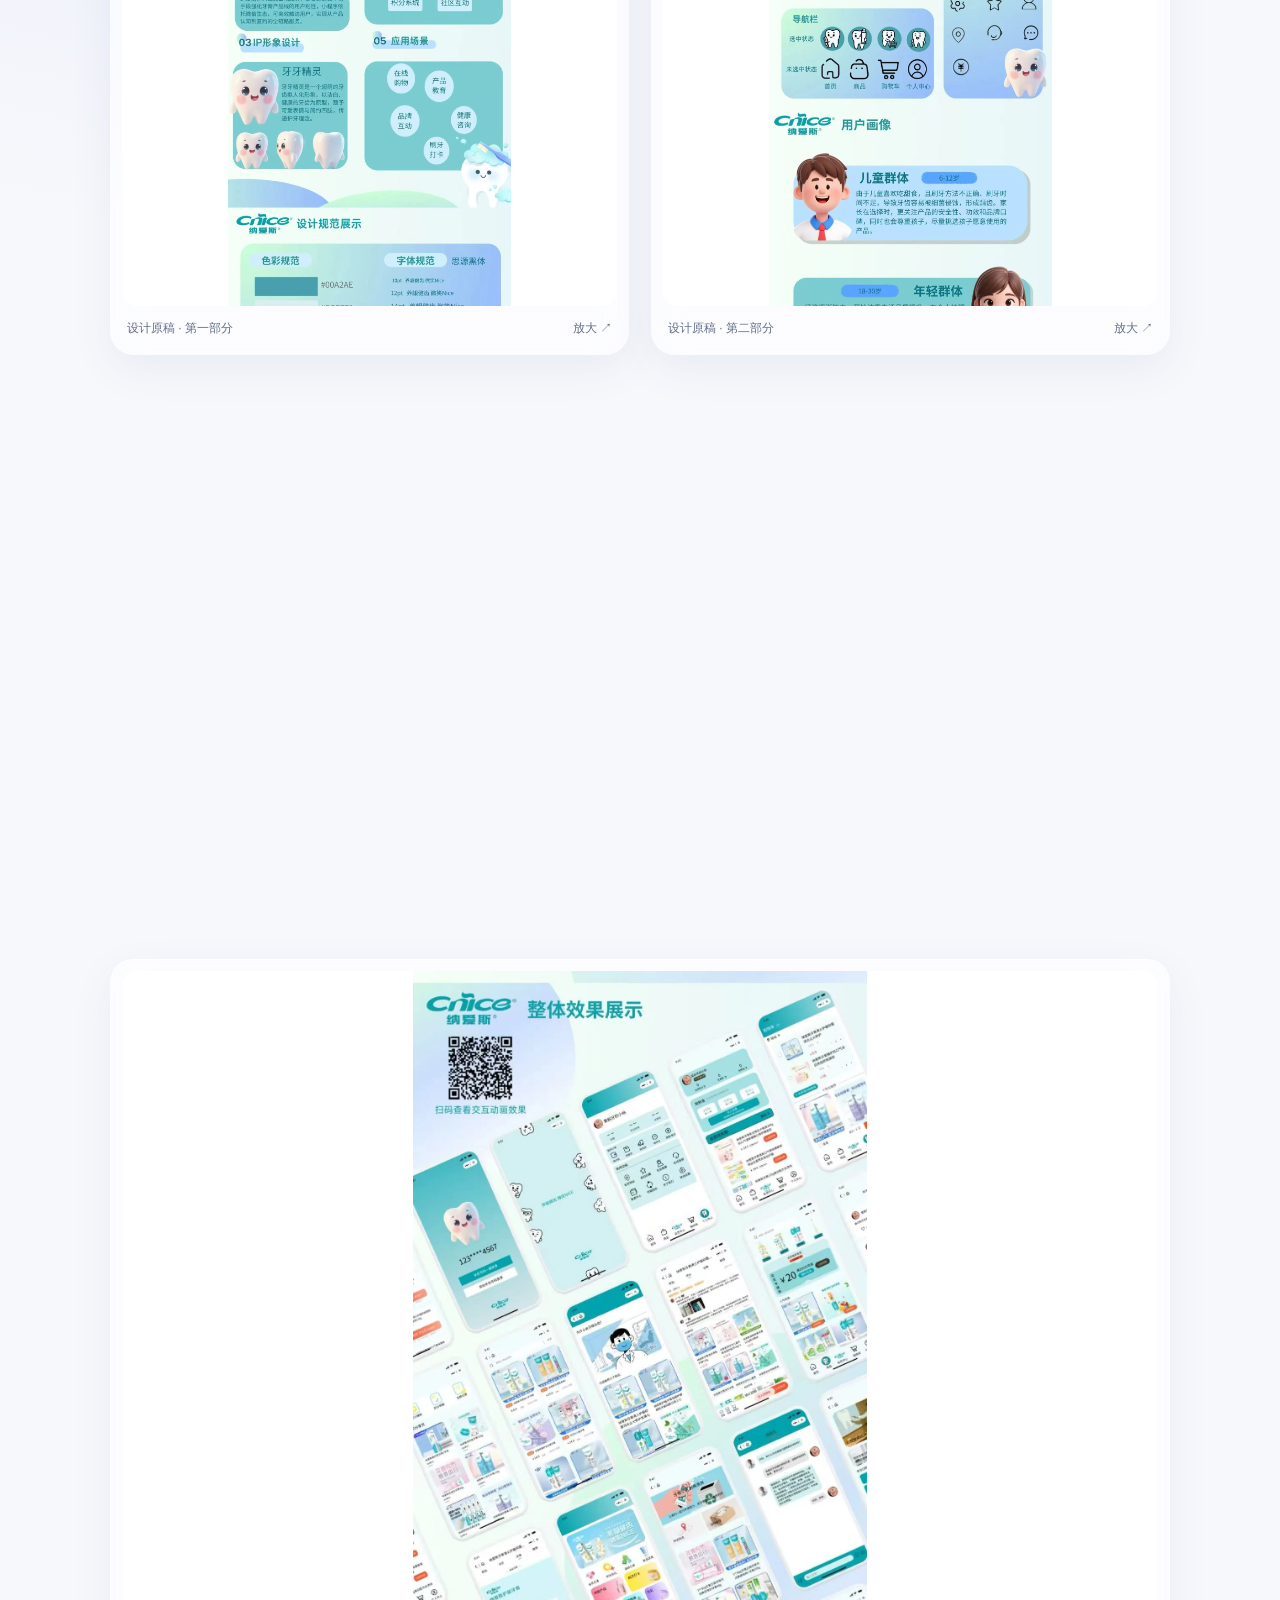
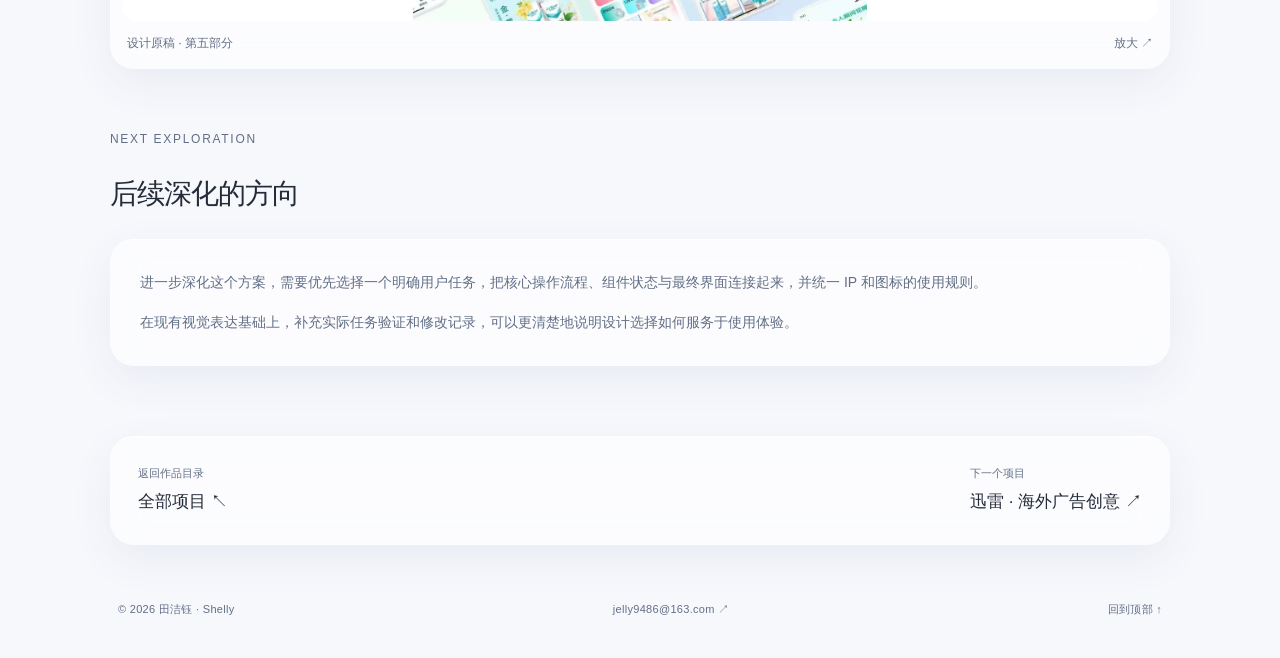
<file: public/projects/ui/index.html>
<!doctype html>
<html lang="zh-CN">
<head>
  <meta charset="utf-8"><meta name="viewport" content="width=device-width, initial-scale=1"><meta name="theme-color" content="#f7f8fc">
  <title>纳爱斯 · 口腔护理界面 · 田洁钰 Shelly 作品集</title><meta name="description" content="围绕口腔护理场景，将品牌视觉、IP 表达、色彩字体与小程序界面组织成一套设计展示。作为补充作品，呈现从视觉规范到页面表达的探索。">
  <meta property="og:title" content="纳爱斯 · 口腔护理界面 · 田洁钰 Shelly"><meta property="og:description" content="围绕口腔护理场景，将品牌视觉、IP 表达、色彩字体与小程序界面组织成一套设计展示。作为补充作品，呈现从视觉规范到页面表达的探索。"><meta property="og:type" content="website"><meta property="og:image" content="https://shelly-creative-portfolio.sturdypear33.chatgpt.site/assets/ui-cover.webp"><link rel="canonical" href="https://shelly-creative-portfolio.sturdypear33.chatgpt.site/projects/ui/">
  <link rel="icon" href="../../assets/favicon.svg" type="image/svg+xml"><link rel="stylesheet" href="../../styles.css"><link rel="stylesheet" href="../../motion.css"><script src="../../app.js?v=20261020" defer></script><script src="../../motion.js" defer></script>
</head>
<body class="project-page">
  <a class="skip-link" href="#main">跳转至正文</a>
  <div class="site-wrap">
    <header class="site-header glass"><a class="brand" href="../../" aria-label="Shelly 作品集首页">Shelly<span>.</span></a><nav class="navigation" aria-label="主导航"><a href="../../#work" aria-current="page">作品</a><a href="../../#about">关于</a><a href="../../#contact">联系</a></nav><a class="resume-nav" href="../../assets/shelly-resume.pdf?v=20261016" target="_blank" rel="noopener">查看简历 <span aria-hidden="true">↗</span></a></header>
    <main id="main" class="project-main">
      <nav class="breadcrumb" aria-label="当前位置"><a href="../../#work">全部作品</a><span aria-hidden="true">/</span><span>纳爱斯 · 口腔护理界面</span></nav>
      <div class="project-intro"><div><p class="eyebrow">UI DESIGN / 界面设计探索</p><h1>纳爱斯 · 口腔护理界面</h1><p class="project-lead">围绕口腔护理场景，将品牌视觉、IP 表达、色彩字体与小程序界面组织成一套设计展示。作为补充作品，呈现从视觉规范到页面表达的探索。</p></div><dl class="project-facts glass"><div><dt>时间</dt><dd>精选设计作品</dd></div><div><dt>角色</dt><dd>界面与视觉方案展示</dd></div><div><dt>项目性质</dt><dd>界面设计探索</dd></div><div><dt>方法与工具</dt><dd>界面设计 / 品牌视觉 / 设计规范</dd></div></dl></div>
      <figure class="project-hero-cover glass"><img src="../../assets/ui-cover.webp" alt="口腔护理小程序 · 登录与首页界面局部" fetchpriority="high"><figcaption><span>口腔护理小程序 · 登录与首页界面局部</span><span>界面与视觉设计探索</span></figcaption></figure>
      <section class="case-section"><p class="eyebrow">DESIGN SCOPE</p><h2>从视觉规范，到核心界面</h2><div class="insight-list glass"><p>原始设计长图包含品牌介绍、IP、色彩字体、图标、用户分组、界面与低保真图。本页将长图拆分展示，保留原稿信息，便于逐段查看。</p><p>该作品侧重界面与视觉表达，用户分组与功能为设计方案中的设想。进一步验证这些设想，是后续深化的方向。</p></div></section>
<section class="case-section"><p class="eyebrow">DESIGN BOARD</p><h2>分段查看设计原稿</h2><div class="image-grid ui-images"><figure class="image-item"><button type="button" class="image-button glass" data-zoom data-caption="设计原稿 · 第一部分 · 点击放大查看" aria-label="放大查看：设计原稿 · 第一部分"><img src="../../assets/ui-1.webp" alt="设计原稿 · 第一部分：点击放大查看" loading="lazy"><span><span>设计原稿 · 第一部分</span><span aria-hidden="true">放大 ↗</span></span></button></figure><figure class="image-item"><button type="button" class="image-button glass" data-zoom data-caption="设计原稿 · 第二部分 · 点击放大查看" aria-label="放大查看：设计原稿 · 第二部分"><img src="../../assets/ui-2.webp" alt="设计原稿 · 第二部分：点击放大查看" loading="lazy"><span><span>设计原稿 · 第二部分</span><span aria-hidden="true">放大 ↗</span></span></button></figure><figure class="image-item"><button type="button" class="image-button glass" data-zoom data-caption="设计原稿 · 第三部分 · 点击放大查看" aria-label="放大查看：设计原稿 · 第三部分"><img src="../../assets/ui-3.webp" alt="设计原稿 · 第三部分：点击放大查看" loading="lazy"><span><span>设计原稿 · 第三部分</span><span aria-hidden="true">放大 ↗</span></span></button></figure><figure class="image-item"><button type="button" class="image-button glass" data-zoom data-caption="设计原稿 · 第四部分 · 点击放大查看" aria-label="放大查看：设计原稿 · 第四部分"><img src="../../assets/ui-4.webp" alt="设计原稿 · 第四部分：点击放大查看" loading="lazy"><span><span>设计原稿 · 第四部分</span><span aria-hidden="true">放大 ↗</span></span></button></figure><figure class="image-item"><button type="button" class="image-button glass" data-zoom data-caption="设计原稿 · 第五部分 · 点击放大查看" aria-label="放大查看：设计原稿 · 第五部分"><img src="../../assets/ui-5.webp" alt="设计原稿 · 第五部分：点击放大查看" loading="lazy"><span><span>设计原稿 · 第五部分</span><span aria-hidden="true">放大 ↗</span></span></button></figure></div></section>
<section class="case-section"><p class="eyebrow">NEXT EXPLORATION</p><h2>后续深化的方向</h2><div class="insight-list glass"><p>进一步深化这个方案，需要优先选择一个明确用户任务，把核心操作流程、组件状态与最终界面连接起来，并统一 IP 和图标的使用规则。</p><p>在现有视觉表达基础上，补充实际任务验证和修改记录，可以更清楚地说明设计选择如何服务于使用体验。</p></div></section>
      <nav class="project-bottom glass" aria-label="项目导航"><div><p>返回作品目录</p><a href="../../#work">全部项目 <span aria-hidden="true">↖</span></a></div><div><p>下一个项目</p><a href="../xunlei/">迅雷 · 海外广告创意 <span aria-hidden="true">↗</span></a></div></nav>
    </main>
    <footer class="site-footer"><span>© 2026 田洁钰 · Shelly</span><a href="mailto:jelly9486@163.com">jelly9486@163.com ↗</a><a href="#main">回到顶部 ↑</a></footer>
  </div>
  <dialog id="image-viewer" class="viewer" aria-label="作品大图"><div class="viewer-top"><p class="viewer-caption"></p><button type="button" class="viewer-close" data-close-viewer>关闭 ×</button></div><img alt=""></dialog>
  <div class="toast" role="status" aria-live="polite" hidden></div>
</body>
</html>
</file>
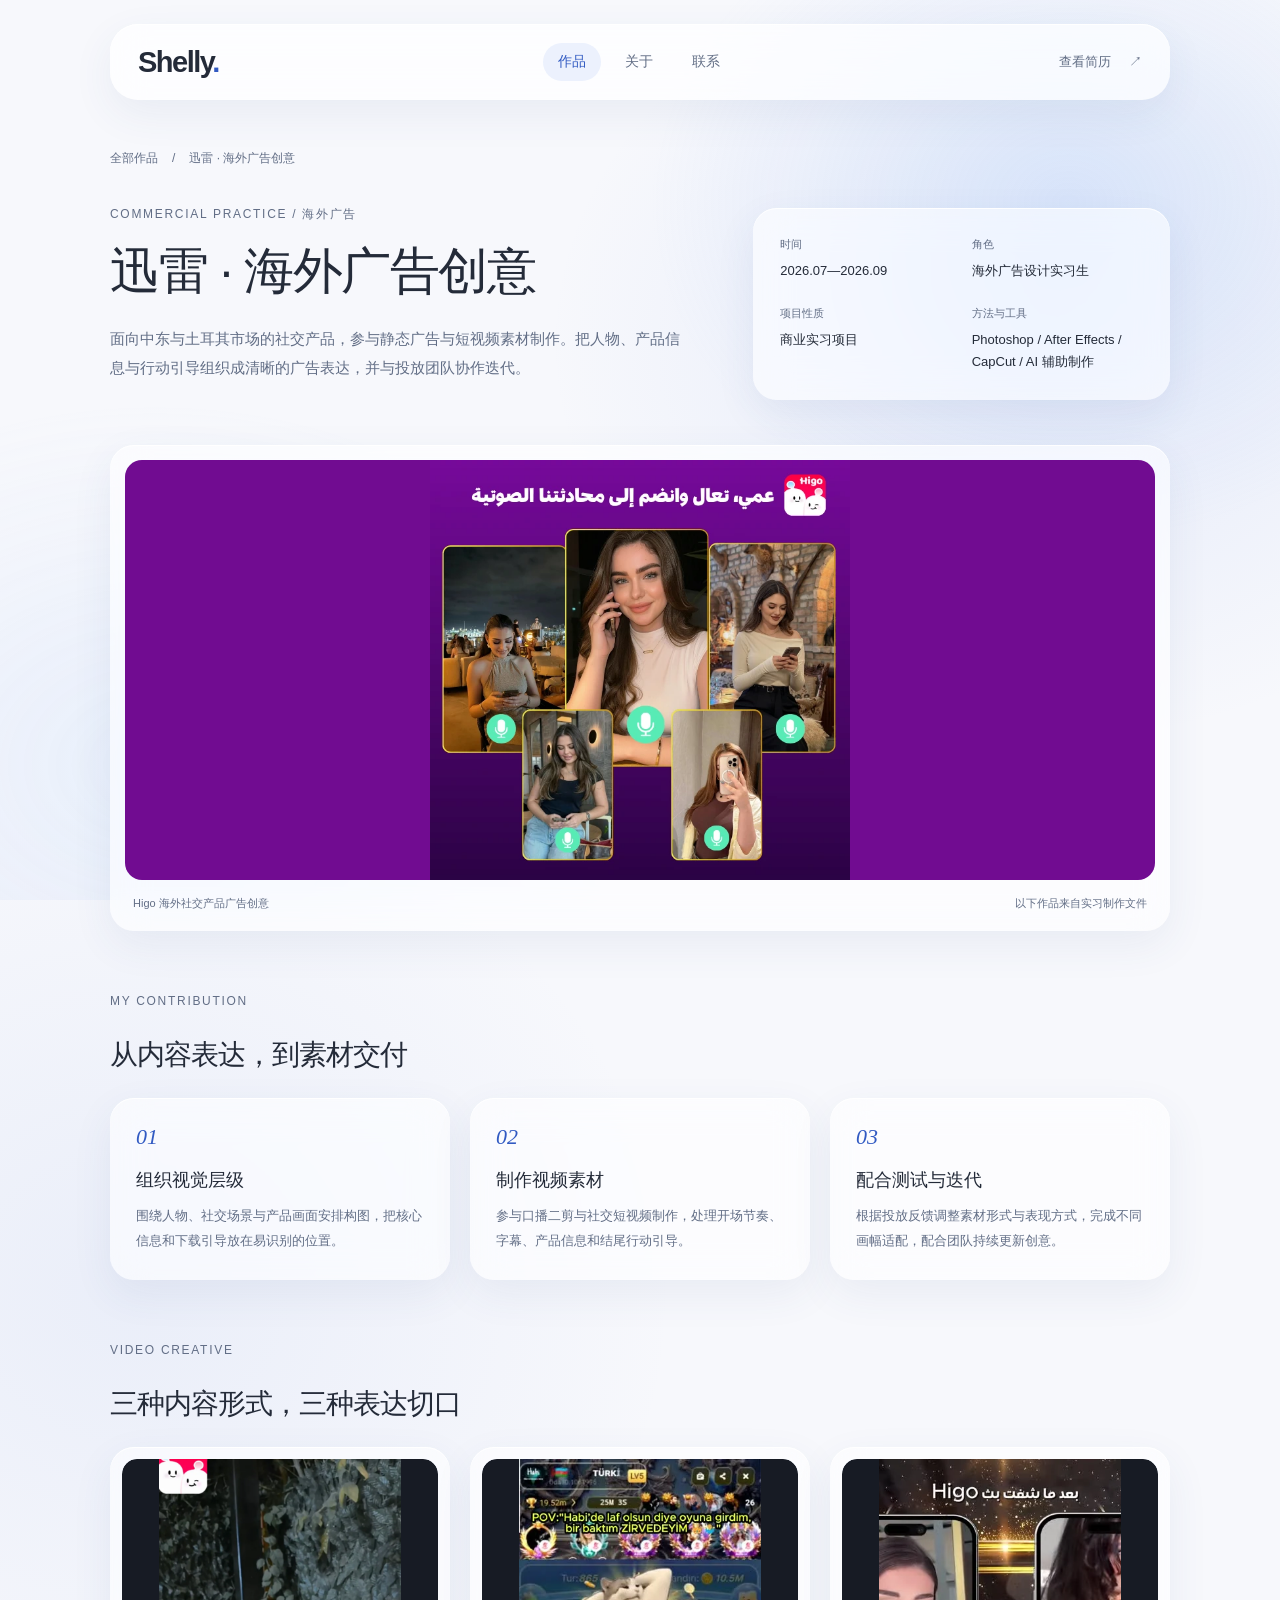
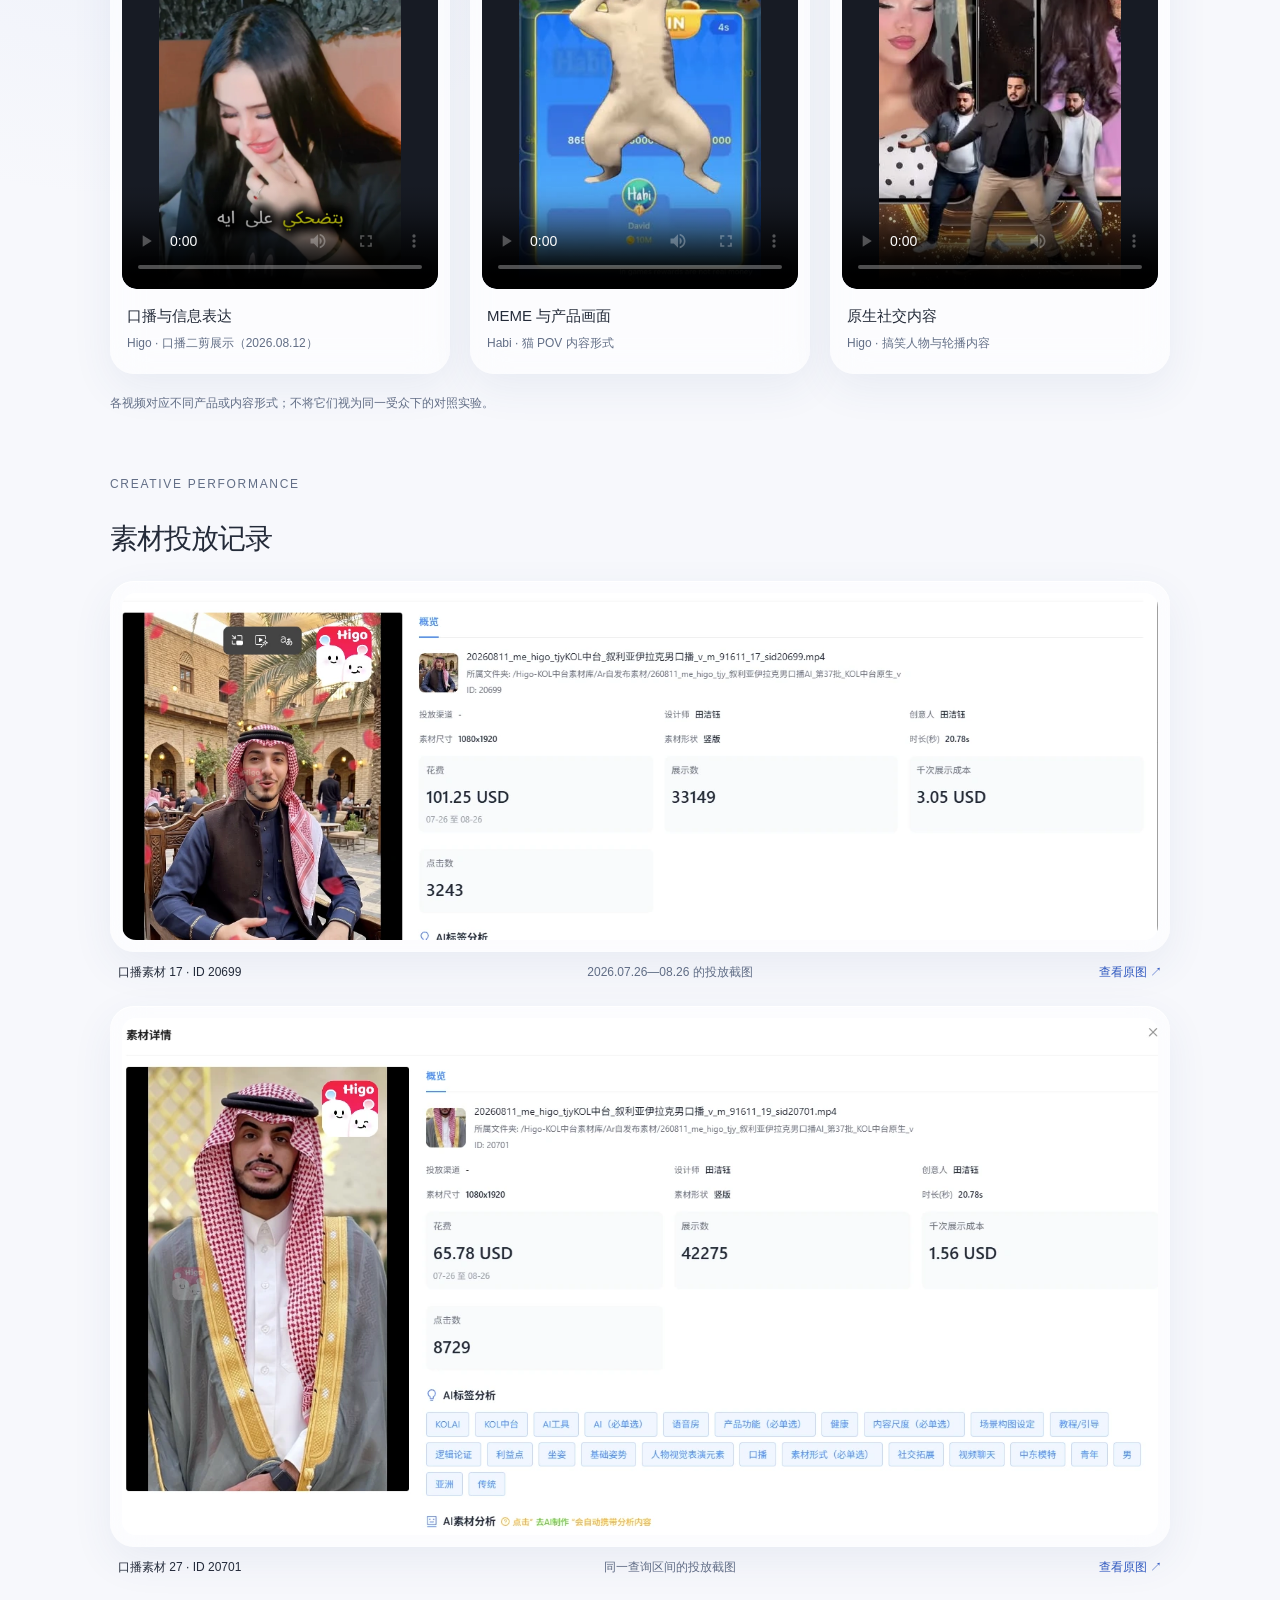
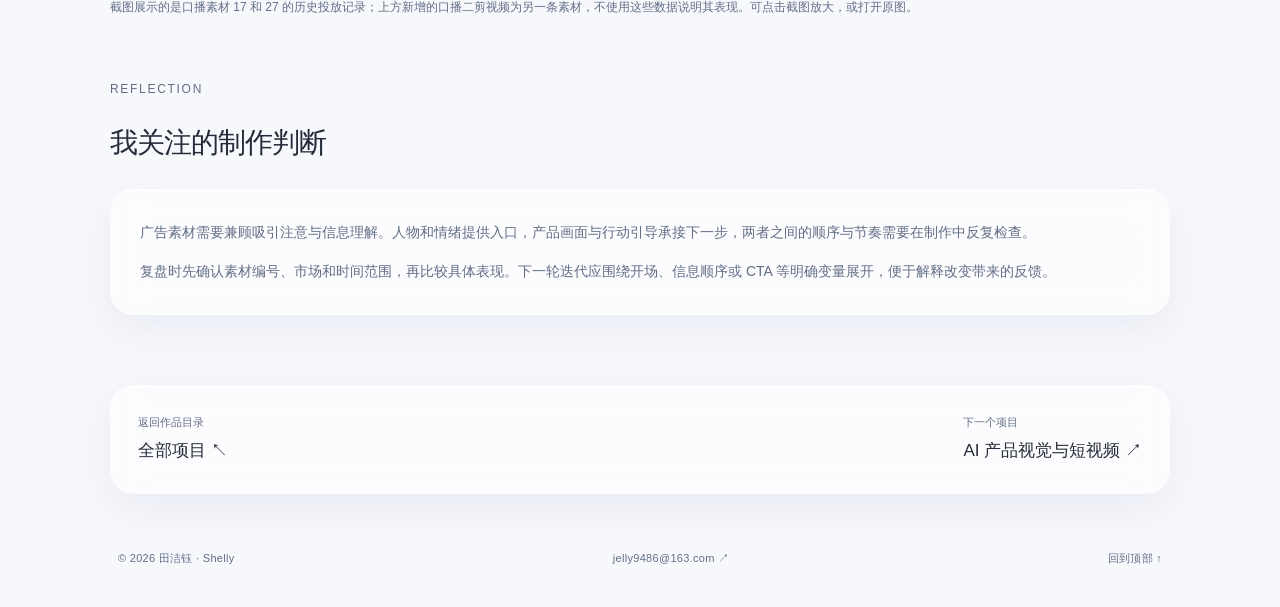
<file: public/projects/xunlei/index.html>
<!doctype html>
<html lang="zh-CN">
<head>
  <meta charset="utf-8"><meta name="viewport" content="width=device-width, initial-scale=1"><meta name="theme-color" content="#f7f8fc">
  <title>迅雷 · 海外广告创意 · 田洁钰 Shelly 作品集</title><meta name="description" content="面向中东与土耳其市场的社交产品，参与静态广告与短视频素材制作。把人物、产品信息与行动引导组织成清晰的广告表达，并与投放团队协作迭代。">
  <meta property="og:title" content="迅雷 · 海外广告创意 · 田洁钰 Shelly"><meta property="og:description" content="面向中东与土耳其市场的社交产品，参与静态广告与短视频素材制作。把人物、产品信息与行动引导组织成清晰的广告表达，并与投放团队协作迭代。"><meta property="og:type" content="website"><meta property="og:image" content="https://shelly-creative-portfolio.sturdypear33.chatgpt.site/assets/xunlei-cover.webp"><link rel="canonical" href="https://shelly-creative-portfolio.sturdypear33.chatgpt.site/projects/xunlei/">
  <link rel="icon" href="../../assets/favicon.svg" type="image/svg+xml"><link rel="stylesheet" href="../../styles.css"><link rel="stylesheet" href="../../motion.css"><script src="../../app.js?v=20261020" defer></script><script src="../../motion.js" defer></script>
</head>
<body class="project-page">
  <a class="skip-link" href="#main">跳转至正文</a>
  <div class="site-wrap">
    <header class="site-header glass"><a class="brand" href="../../" aria-label="Shelly 作品集首页">Shelly<span>.</span></a><nav class="navigation" aria-label="主导航"><a href="../../#work" aria-current="page">作品</a><a href="../../#about">关于</a><a href="../../#contact">联系</a></nav><a class="resume-nav" href="../../assets/shelly-resume.pdf?v=20261016" target="_blank" rel="noopener">查看简历 <span aria-hidden="true">↗</span></a></header>
    <main id="main" class="project-main">
      <nav class="breadcrumb" aria-label="当前位置"><a href="../../#work">全部作品</a><span aria-hidden="true">/</span><span>迅雷 · 海外广告创意</span></nav>
      <div class="project-intro"><div><p class="eyebrow">COMMERCIAL PRACTICE / 海外广告</p><h1>迅雷 · 海外广告创意</h1><p class="project-lead">面向中东与土耳其市场的社交产品，参与静态广告与短视频素材制作。把人物、产品信息与行动引导组织成清晰的广告表达，并与投放团队协作迭代。</p></div><dl class="project-facts glass"><div><dt>时间</dt><dd>2026.07—2026.09</dd></div><div><dt>角色</dt><dd>海外广告设计实习生</dd></div><div><dt>项目性质</dt><dd>商业实习项目</dd></div><div><dt>方法与工具</dt><dd>Photoshop / After Effects / CapCut / AI 辅助制作</dd></div></dl></div>
      <figure class="project-hero-cover xunlei-hero glass"><img src="../../assets/xunlei-cover.webp" alt="Higo 海外社交产品广告创意" fetchpriority="high"><figcaption><span>Higo 海外社交产品广告创意</span><span>以下作品来自实习制作文件</span></figcaption></figure>
      <section class="case-section"><p class="eyebrow">MY CONTRIBUTION</p><h2>从内容表达，到素材交付</h2><div class="process-grid"><article class="process-card glass"><span class="process-number">01</span><h3>组织视觉层级</h3><p>围绕人物、社交场景与产品画面安排构图，把核心信息和下载引导放在易识别的位置。</p></article><article class="process-card glass"><span class="process-number">02</span><h3>制作视频素材</h3><p>参与口播二剪与社交短视频制作，处理开场节奏、字幕、产品信息和结尾行动引导。</p></article><article class="process-card glass"><span class="process-number">03</span><h3>配合测试与迭代</h3><p>根据投放反馈调整素材形式与表现方式，完成不同画幅适配，配合团队持续更新创意。</p></article></div></section>
<section class="case-section"><p class="eyebrow">VIDEO CREATIVE</p><h2>三种内容形式，三种表达切口</h2><div class="media-grid"><article class="media-card glass"><div class="video-shell"><video controls playsinline preload="none" poster="../../assets/ad-talk-poster.webp" aria-label="口播与信息表达"><source src="../../assets/ad-talk.mp4?v=20261020" type="video/mp4">浏览器无法播放此视频。<a href="../../assets/ad-talk.mp4?v=20261020">打开视频文件</a></video><a class="video-fallback" href="../../assets/ad-talk.mp4?v=20261020" hidden>打开视频文件 ↗</a></div><h3>口播与信息表达</h3><p>Higo · 口播二剪展示（2026.08.12）</p></article><article class="media-card glass"><div class="video-shell"><video controls playsinline preload="none" poster="../../assets/ad-meme-poster.webp" aria-label="MEME 与产品画面"><source src="../../assets/ad-meme.mp4?v=20261020" type="video/mp4">浏览器无法播放此视频。<a href="../../assets/ad-meme.mp4?v=20261020">打开视频文件</a></video><a class="video-fallback" href="../../assets/ad-meme.mp4?v=20261020" hidden>打开视频文件 ↗</a></div><h3>MEME 与产品画面</h3><p>Habi · 猫 POV 内容形式</p></article><article class="media-card glass"><div class="video-shell"><video controls playsinline preload="none" poster="../../assets/ad-social-poster.webp" aria-label="原生社交内容"><source src="../../assets/ad-social.mp4?v=20261020" type="video/mp4">浏览器无法播放此视频。<a href="../../assets/ad-social.mp4?v=20261020">打开视频文件</a></video><a class="video-fallback" href="../../assets/ad-social.mp4?v=20261020" hidden>打开视频文件 ↗</a></div><h3>原生社交内容</h3><p>Higo · 搞笑人物与轮播内容</p></article></div><p class="media-note">各视频对应不同产品或内容形式；不将它们视为同一受众下的对照实验。</p></section>
<section class="case-section"><p class="eyebrow">CREATIVE PERFORMANCE</p><h2>素材投放记录</h2><div class="evidence-gallery"><figure class="evidence-item"><button type="button" class="evidence-shot glass" data-zoom data-caption="口播素材 17 · ID 20699" aria-label="放大查看：口播素材 17 · ID 20699"><img src="../../assets/xunlei-performance-17.webp" alt="口播素材 17 · ID 20699：2026.07.26—08.26 的投放截图" loading="lazy"></button><figcaption><strong>口播素材 17 · ID 20699</strong><span>2026.07.26—08.26 的投放截图</span><a href="../../assets/xunlei-performance-17.webp" target="_blank" rel="noopener noreferrer" aria-label="查看原图：口播素材 17 · ID 20699">查看原图 ↗</a></figcaption></figure><figure class="evidence-item"><button type="button" class="evidence-shot glass" data-zoom data-caption="口播素材 27 · ID 20701" aria-label="放大查看：口播素材 27 · ID 20701"><img src="../../assets/xunlei-performance-27.webp" alt="口播素材 27 · ID 20701：同一查询区间的投放截图" loading="lazy"></button><figcaption><strong>口播素材 27 · ID 20701</strong><span>同一查询区间的投放截图</span><a href="../../assets/xunlei-performance-27.webp" target="_blank" rel="noopener noreferrer" aria-label="查看原图：口播素材 27 · ID 20701">查看原图 ↗</a></figcaption></figure></div><p class="media-note">截图展示的是口播素材 17 和 27 的历史投放记录；上方新增的口播二剪视频为另一条素材，不使用这些数据说明其表现。可点击截图放大，或打开原图。</p></section>
<section class="case-section"><p class="eyebrow">REFLECTION</p><h2>我关注的制作判断</h2><div class="insight-list glass"><p>广告素材需要兼顾吸引注意与信息理解。人物和情绪提供入口，产品画面与行动引导承接下一步，两者之间的顺序与节奏需要在制作中反复检查。</p><p>复盘时先确认素材编号、市场和时间范围，再比较具体表现。下一轮迭代应围绕开场、信息顺序或 CTA 等明确变量展开，便于解释改变带来的反馈。</p></div></section>
      <nav class="project-bottom glass" aria-label="项目导航"><div><p>返回作品目录</p><a href="../../#work">全部项目 <span aria-hidden="true">↖</span></a></div><div><p>下一个项目</p><a href="../aigc/">AI 产品视觉与短视频 <span aria-hidden="true">↗</span></a></div></nav>
    </main>
    <footer class="site-footer"><span>© 2026 田洁钰 · Shelly</span><a href="mailto:jelly9486@163.com">jelly9486@163.com ↗</a><a href="#main">回到顶部 ↑</a></footer>
  </div>
  <dialog id="image-viewer" class="viewer" aria-label="作品大图"><div class="viewer-top"><p class="viewer-caption"></p><button type="button" class="viewer-close" data-close-viewer>关闭 ×</button></div><img alt=""></dialog>
  <div class="toast" role="status" aria-live="polite" hidden></div>
</body>
</html>
</file>
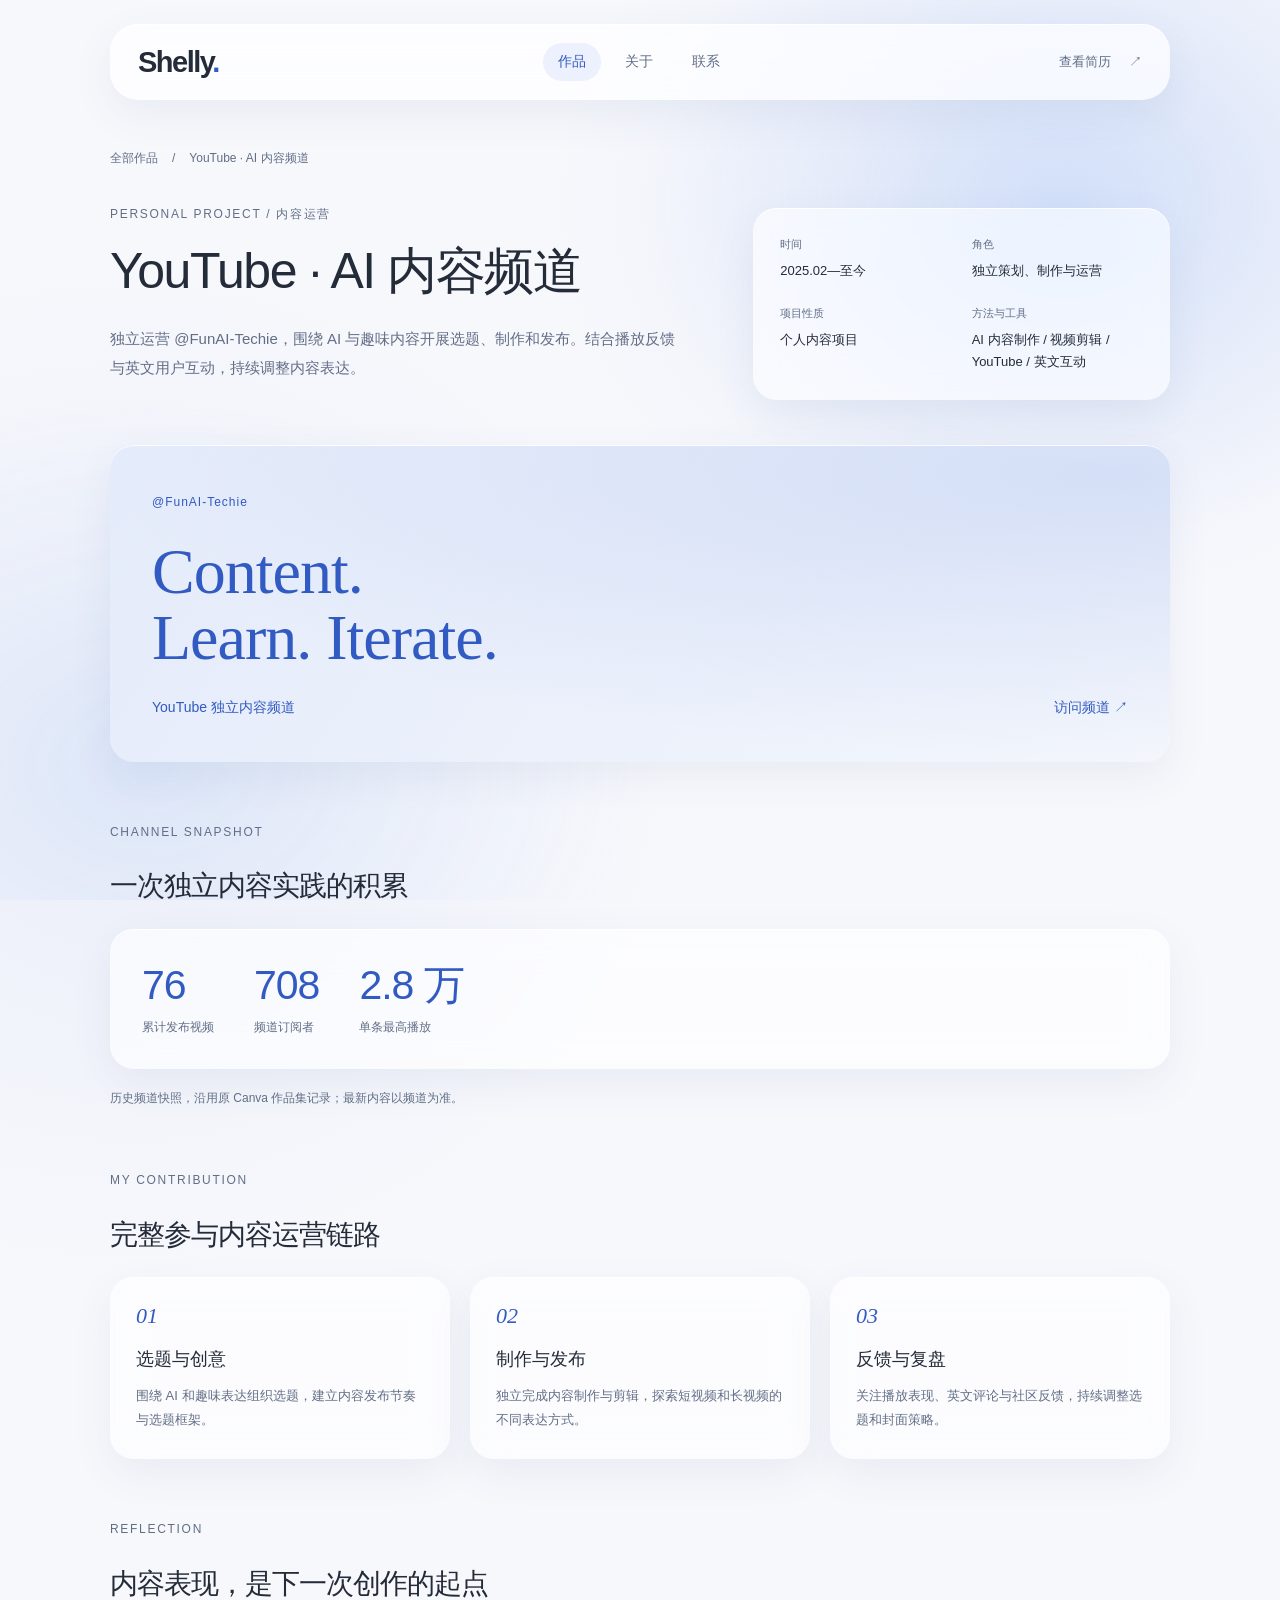
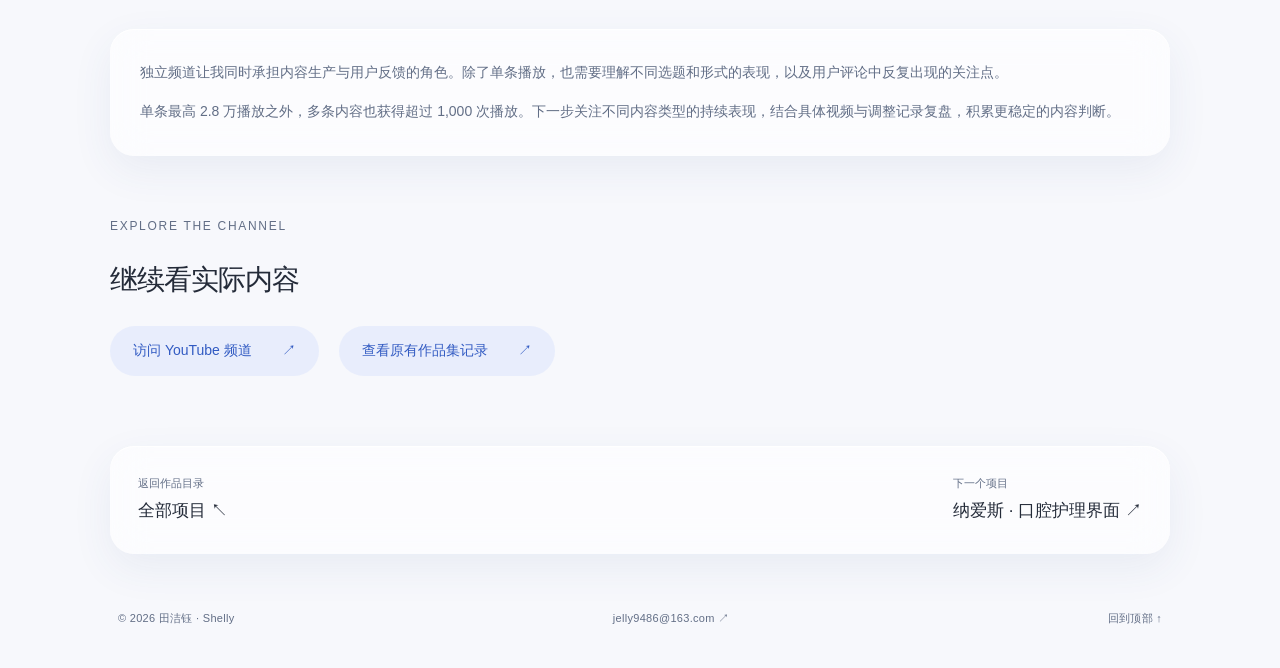
<file: public/projects/youtube/index.html>
<!doctype html>
<html lang="zh-CN">
<head>
  <meta charset="utf-8"><meta name="viewport" content="width=device-width, initial-scale=1"><meta name="theme-color" content="#f7f8fc">
  <title>YouTube · AI 内容频道 · 田洁钰 Shelly 作品集</title><meta name="description" content="独立运营 @FunAI-Techie，围绕 AI 与趣味内容开展选题、制作和发布。结合播放反馈与英文用户互动，持续调整内容表达。">
  <meta property="og:title" content="YouTube · AI 内容频道 · 田洁钰 Shelly"><meta property="og:description" content="独立运营 @FunAI-Techie，围绕 AI 与趣味内容开展选题、制作和发布。结合播放反馈与英文用户互动，持续调整内容表达。"><meta property="og:type" content="website"><meta property="og:image" content="https://shelly-creative-portfolio.sturdypear33.chatgpt.site/assets/perfume.webp"><link rel="canonical" href="https://shelly-creative-portfolio.sturdypear33.chatgpt.site/projects/youtube/">
  <link rel="icon" href="../../assets/favicon.svg" type="image/svg+xml"><link rel="stylesheet" href="../../styles.css"><link rel="stylesheet" href="../../motion.css"><script src="../../app.js?v=20261020" defer></script><script src="../../motion.js" defer></script>
</head>
<body class="project-page">
  <a class="skip-link" href="#main">跳转至正文</a>
  <div class="site-wrap">
    <header class="site-header glass"><a class="brand" href="../../" aria-label="Shelly 作品集首页">Shelly<span>.</span></a><nav class="navigation" aria-label="主导航"><a href="../../#work" aria-current="page">作品</a><a href="../../#about">关于</a><a href="../../#contact">联系</a></nav><a class="resume-nav" href="../../assets/shelly-resume.pdf?v=20261016" target="_blank" rel="noopener">查看简历 <span aria-hidden="true">↗</span></a></header>
    <main id="main" class="project-main">
      <nav class="breadcrumb" aria-label="当前位置"><a href="../../#work">全部作品</a><span aria-hidden="true">/</span><span>YouTube · AI 内容频道</span></nav>
      <div class="project-intro"><div><p class="eyebrow">PERSONAL PROJECT / 内容运营</p><h1>YouTube · AI 内容频道</h1><p class="project-lead">独立运营 @FunAI-Techie，围绕 AI 与趣味内容开展选题、制作和发布。结合播放反馈与英文用户互动，持续调整内容表达。</p></div><dl class="project-facts glass"><div><dt>时间</dt><dd>2025.02—至今</dd></div><div><dt>角色</dt><dd>独立策划、制作与运营</dd></div><div><dt>项目性质</dt><dd>个人内容项目</dd></div><div><dt>方法与工具</dt><dd>AI 内容制作 / 视频剪辑 / YouTube / 英文互动</dd></div></dl></div>
      <div class="channel-feature glass"><span class="channel-handle">@FunAI-Techie</span><span class="channel-title">Content.<br>Learn. Iterate.</span><div class="channel-bottom"><span>YouTube 独立内容频道</span><a href="https://www.youtube.com/@FunAI-Techie" target="_blank" rel="noopener noreferrer">访问频道 ↗</a></div></div>
      <section class="case-section"><p class="eyebrow">CHANNEL SNAPSHOT</p><h2>一次独立内容实践的积累</h2><div class="metrics-inline glass"><div><div class="metric-value">76</div><p class="metric-label">累计发布视频</p></div><div><div class="metric-value">708</div><p class="metric-label">频道订阅者</p></div><div><div class="metric-value">2.8 万</div><p class="metric-label">单条最高播放</p></div></div><p class="media-note">历史频道快照，沿用原 Canva 作品集记录；最新内容以频道为准。</p></section>
<section class="case-section"><p class="eyebrow">MY CONTRIBUTION</p><h2>完整参与内容运营链路</h2><div class="process-grid"><article class="process-card glass"><span class="process-number">01</span><h3>选题与创意</h3><p>围绕 AI 和趣味表达组织选题，建立内容发布节奏与选题框架。</p></article><article class="process-card glass"><span class="process-number">02</span><h3>制作与发布</h3><p>独立完成内容制作与剪辑，探索短视频和长视频的不同表达方式。</p></article><article class="process-card glass"><span class="process-number">03</span><h3>反馈与复盘</h3><p>关注播放表现、英文评论与社区反馈，持续调整选题和封面策略。</p></article></div></section>
<section class="case-section"><p class="eyebrow">REFLECTION</p><h2>内容表现，是下一次创作的起点</h2><div class="insight-list glass"><p>独立频道让我同时承担内容生产与用户反馈的角色。除了单条播放，也需要理解不同选题和形式的表现，以及用户评论中反复出现的关注点。</p><p>单条最高 2.8 万播放之外，多条内容也获得超过 1,000 次播放。下一步关注不同内容类型的持续表现，结合具体视频与调整记录复盘，积累更稳定的内容判断。</p></div></section>
<section class="case-section"><p class="eyebrow">EXPLORE THE CHANNEL</p><h2>继续看实际内容</h2><div class="case-link-row"><a class="button button-secondary" href="https://www.youtube.com/@FunAI-Techie" target="_blank" rel="noopener noreferrer">访问 YouTube 频道 <span aria-hidden="true">↗</span></a><a class="button button-secondary" href="https://shelly-resume.my.canvasite.cn/" target="_blank" rel="noopener noreferrer">查看原有作品集记录 <span aria-hidden="true">↗</span></a></div></section>
      <nav class="project-bottom glass" aria-label="项目导航"><div><p>返回作品目录</p><a href="../../#work">全部项目 <span aria-hidden="true">↖</span></a></div><div><p>下一个项目</p><a href="../ui/">纳爱斯 · 口腔护理界面 <span aria-hidden="true">↗</span></a></div></nav>
    </main>
    <footer class="site-footer"><span>© 2026 田洁钰 · Shelly</span><a href="mailto:jelly9486@163.com">jelly9486@163.com ↗</a><a href="#main">回到顶部 ↑</a></footer>
  </div>
  <dialog id="image-viewer" class="viewer" aria-label="作品大图"><div class="viewer-top"><p class="viewer-caption"></p><button type="button" class="viewer-close" data-close-viewer>关闭 ×</button></div><img alt=""></dialog>
  <div class="toast" role="status" aria-live="polite" hidden></div>
</body>
</html>
</file>
<file: public/styles.css>
:root{color-scheme:light;--bg:#f7f8fc;--ink:#242b39;--soft:#626e86;--blue:#315ac2;--blue-deep:#2649a5;--tint:#e5eaf6;--glass:rgba(255,255,255,.60);--shine:rgba(255,255,255,.88);--shadow:rgba(51,75,132,.075);--radius:24px;--page-width:1160px}
*{box-sizing:border-box}html{scroll-behavior:smooth;scroll-padding-top:115px}body{margin:0;background:radial-gradient(ellipse 650px 520px at 82% 9%,rgba(120,153,234,.15),transparent 77%),radial-gradient(ellipse 700px 650px at 10% 34%,rgba(140,166,227,.12),transparent 78%),var(--bg);color:var(--ink);font:16px/1.7 "Segoe UI","PingFang SC","Microsoft YaHei",sans-serif;-webkit-font-smoothing:antialiased}a{color:inherit;text-decoration:none}button,input{font:inherit}button,a{-webkit-tap-highlight-color:transparent}button{cursor:pointer}button:focus-visible,a:focus-visible{outline:3px solid var(--blue);outline-offset:5px}img{display:block;max-width:100%;height:auto}figure,p,h1,h2,h3,h4{margin:0}button[hidden],[hidden]{display:none!important}.site-wrap{width:min(var(--page-width),calc(100% - 80px));margin:auto}.glass{background:var(--glass);backdrop-filter:blur(18px) saturate(135%);-webkit-backdrop-filter:blur(18px) saturate(135%);box-shadow:inset 0 1px 0 var(--shine),0 14px 42px var(--shadow);border-radius:var(--radius);border:0}.blue{color:var(--blue)}.sr-only{position:absolute;width:1px;height:1px;overflow:hidden;clip-path:inset(50%);white-space:nowrap}.skip-link{position:fixed;top:8px;left:16px;transform:translateY(-150%);background:var(--blue);color:#fff;padding:10px 18px;z-index:100}.skip-link:focus{transform:none}.site-header{position:sticky;top:24px;z-index:20;display:flex;align-items:center;justify-content:space-between;gap:25px;padding:18px 28px;margin-top:24px;min-height:76px;border-radius:28px;background:rgba(255,255,255,.73)}.brand{font-size:29px;font-weight:600;letter-spacing:-1.5px;line-height:1.2}.brand span{color:var(--blue)}.navigation{display:flex;align-items:center;gap:9px}.navigation a{font-size:14px;color:var(--soft);padding:7px 15px;border-radius:999px;transition:background .18s,color .18s}.navigation a:hover,.navigation a[aria-current]{background:rgba(225,233,252,.62);color:var(--blue)}.resume-nav{font-size:13px;color:var(--soft);display:flex;gap:18px;align-items:center}.resume-nav:hover{color:var(--blue)}.eyebrow{font-size:12px;letter-spacing:1.7px;color:var(--soft);font-weight:500}.hero{display:grid;grid-template-columns:1.1fr 1fr;align-items:center;gap:70px;padding:75px 8px 95px}.hero-copy .eyebrow{margin-bottom:28px}.hero h1{font-size:clamp(44px,5.15vw,68px);font-weight:500;letter-spacing:-2.8px;line-height:1.25}.hero-english{font:italic 34px/1.35 Georgia,"Times New Roman",serif;color:var(--blue);margin:24px 0 34px}.hero-description{font-size:15px;color:var(--soft);line-height:1.95}.hero-actions{display:flex;align-items:center;flex-wrap:wrap;gap:28px;margin-top:34px}.button{display:inline-flex;align-items:center;justify-content:center;gap:30px;border:0;padding:13px 23px;border-radius:999px;font-size:14px;font-weight:500;transition:background .18s,transform .18s}.button:hover{transform:translateY(-2px)}.button-primary{color:#fff;background:var(--blue);box-shadow:0 8px 22px rgba(49,90,194,.15)}.button-primary:hover{background:var(--blue-deep)}.button-secondary{background:rgba(225,233,252,.70);color:var(--blue)}.text-link{appearance:none;display:inline-flex;align-items:center;gap:16px;border:0;padding:4px 0;background:transparent;color:var(--soft);font-size:14px}.text-link:hover{color:var(--blue)}.hero-art{padding:12px 12px 14px;transform:rotate(1.5deg);border-radius:32px;max-width:480px;justify-self:end;width:100%}.hero-art img{width:100%;height:465px;object-fit:cover;object-position:50% 58%;border-radius:23px}.hero-art figcaption{display:flex;justify-content:space-between;gap:10px;padding:10px 7px 0;font-size:10px;letter-spacing:.7px;color:var(--soft)}.section-heading{display:flex;justify-content:space-between;align-items:end;gap:20px;margin-bottom:28px}.section-heading .eyebrow{margin-bottom:10px}h2{font-size:34px;letter-spacing:-1px;font-weight:500;line-height:1.45}.section-description{font-size:14px;color:var(--soft);padding-bottom:6px}.work-section{padding:0 0 95px}.filters{display:flex;gap:10px;flex-wrap:wrap;margin-bottom:27px}.filters button{appearance:none;border:0;background:transparent;color:var(--soft);font-size:13px;padding:9px 15px;border-radius:999px;min-height:40px;transition:background .18s,color .18s}.filters button:hover{background:rgba(228,235,250,.65)}.filters button[aria-pressed=true]{background:rgba(222,232,253,.76);color:var(--blue)}.project-grid{display:grid;grid-template-columns:repeat(2,minmax(0,1fr));gap:28px}.project-card{padding:16px;min-width:0;transition:transform .22s,box-shadow .22s;display:flex;flex-direction:column}.project-card:hover{transform:translateY(-4px);box-shadow:inset 0 1px 0 var(--shine),0 22px 48px rgba(51,75,132,.11)}.project-cover{height:278px;border-radius:18px;overflow:hidden;background:rgba(224,233,252,.52);position:relative}.ad-cover{display:flex;align-items:center;padding:14px}.ad-cover img{width:100%;height:100%;object-fit:contain;border-radius:12px}.project-card-content{padding:19px 10px 12px}.project-meta{display:flex;justify-content:space-between;gap:15px;color:var(--soft);font-size:11px;letter-spacing:.45px;margin-bottom:9px}.project-card h3{display:flex;justify-content:space-between;align-items:center;gap:16px;font-weight:500;font-size:22px;line-height:1.5}.project-card h3>span{font-size:23px;color:var(--blue)}.project-card p{color:var(--soft);font-size:14px;line-height:1.8;margin:9px 0 18px}.tags{display:flex;flex-wrap:wrap;gap:8px}.tags span{font-size:11px;padding:4px 10px;border-radius:999px;background:rgba(227,235,251,.70);color:var(--soft)}.visual-cover{display:grid;grid-template-columns:1fr 1fr;gap:12px;padding:12px}.visual-cover img{height:254px;width:100%;object-fit:cover;border-radius:12px}.visual-cover img:first-child{object-position:center 15%}.visual-cover img:last-child{object-position:center 62%}.template-cover{display:grid;grid-template-columns:1fr 1fr;gap:10px;padding:14px 14px 0;background:#e3eaf6}.template-cover img{width:100%;height:264px;object-fit:cover;border-radius:14px 14px 0 0;object-position:50% 30%}.template-cover>span{position:absolute;left:27px;bottom:22px;font:italic 30px/1.15 Georgia,serif;color:#fff;text-shadow:0 1px 14px rgba(0,0,0,.55)}.channel-cover{background:radial-gradient(ellipse at 95% 8%,rgba(138,167,232,.26),transparent 65%),linear-gradient(125deg,#e2eafa,#f0f4fc);display:flex;flex-direction:column;justify-content:space-between;padding:27px 32px;color:var(--blue)}.channel-handle{font-size:12px;letter-spacing:1px}.channel-title{font:44px/1.03 Georgia,serif;letter-spacing:-1px}.channel-bottom{display:flex;justify-content:space-between;font-size:12px}.project-wide{grid-column:1/-1;display:grid;grid-template-columns:1.2fr 1fr;gap:30px;align-items:center}.project-wide .project-cover{height:260px}.project-wide .project-card-content{padding:18px 26px 18px 0}.ui-cover{background:#e4eee9;padding:16px}.ui-cover img{width:100%;height:100%;object-fit:cover;object-position:center 37%;border-radius:14px}.wide-link{display:inline-flex;gap:25px;color:var(--blue);font-size:13px;margin-top:24px}.about-section{padding:15px 0 95px}.about-grid{display:grid;grid-template-columns:1.15fr 1fr;gap:65px;align-items:start}.about-intro{padding:32px}.profile-heading{display:flex;gap:18px;align-items:center;margin-bottom:22px}.profile-photo{width:68px;height:68px;object-fit:cover;border-radius:20px}.profile-heading h3{font-size:23px;font-weight:500}.profile-heading h3 span{font:italic 18px Georgia,serif;color:var(--soft);margin-left:8px}.profile-heading p{font-size:12px;color:var(--soft);margin-top:5px}.about-intro>p{font-size:14px;line-height:2;color:var(--soft);margin-bottom:25px}.capability-group{margin:20px 0}.capability-group h4{font-size:13px;font-weight:500;margin-bottom:7px}.capability-group p{font-size:12px;color:var(--soft);line-height:1.85}.language-note{display:flex;align-items:center;gap:11px;flex-wrap:wrap;font-size:11px;color:var(--soft);margin:27px 0}.language-note strong{font-weight:500;color:var(--blue);font-size:16px;margin-right:10px}.experience-list{padding-top:9px}.experience-list article{padding:0 0 28px 23px;position:relative}.experience-list article:before{content:"";width:7px;height:7px;background:#aac0ee;border-radius:50%;position:absolute;left:0;top:9px}.experience-list time{font-size:11px;letter-spacing:.5px;color:var(--soft)}.experience-list h3{font-size:23px;font-weight:500;margin-top:9px}.experience-role{font-size:14px;color:var(--ink);margin:2px 0 8px}.experience-list article>p:last-child{font-size:13px;color:var(--soft);max-width:330px}.contact-section{display:grid;grid-template-columns:1fr 1fr;gap:45px;padding:45px 45px;background:linear-gradient(115deg,rgba(255,255,255,.7),rgba(225,235,254,.67));margin:0 0 35px}.contact-section .eyebrow{margin-bottom:20px}.contact-section h2{font-size:35px;line-height:1.45}.contact-section>div>p:last-child{font-size:12px;color:var(--soft);margin-top:20px}.contact-links{display:flex;flex-direction:column;align-items:start;justify-content:center;gap:10px}.contact-email{font-size:23px;color:var(--blue);display:flex;gap:20px;align-items:center;overflow-wrap:anywhere}.contact-links>a[href^=tel]{font-size:14px;color:var(--soft);margin-top:8px}.contact-downloads{display:flex;align-items:center;gap:20px;flex-wrap:wrap;margin-top:16px}.contact-downloads .button{font-size:12px;padding:11px 17px;gap:20px}.site-footer{display:flex;align-items:center;justify-content:space-between;gap:15px;flex-wrap:wrap;padding:20px 8px 40px;color:var(--soft);font-size:11px;letter-spacing:.3px}.site-footer a:hover{color:var(--blue)}.toast{position:fixed;bottom:30px;left:50%;transform:translateX(-50%);max-width:calc(100% - 40px);padding:12px 24px;background:var(--ink);color:#fff;border-radius:999px;font-size:13px;z-index:40;box-shadow:0 8px 22px var(--shadow)}
/* Project pages */
.project-page{--page-width:1060px}.project-main{padding:48px 0 0}.breadcrumb{display:flex;gap:14px;align-items:center;color:var(--soft);font-size:12px;margin-bottom:36px}.breadcrumb a:hover{color:var(--blue)}.project-intro{display:grid;grid-template-columns:1.4fr 1fr;gap:60px;align-items:start;margin-bottom:45px}.project-intro h1{font-size:clamp(32px,4vw,50px);font-weight:500;line-height:1.3;letter-spacing:-1.5px;margin:14px 0 20px}.project-lead{font-size:15px;line-height:1.95;color:var(--soft);max-width:580px}.project-facts{display:grid;grid-template-columns:1fr 1fr;gap:22px 20px;padding:27px;margin:4px 0 0}.project-facts dt{font-size:11px;color:var(--soft);margin-bottom:6px}.project-facts dd{margin:0;font-size:13px;line-height:1.7}.project-hero-cover{padding:15px;margin:0 0 50px}.project-hero-cover img{width:100%;height:420px;object-fit:contain;background:rgba(224,233,252,.42);border-radius:17px}.project-hero-cover figcaption{padding:14px 8px 3px;display:flex;justify-content:space-between;gap:15px;color:var(--soft);font-size:11px}.case-section{margin:60px 0}.case-section h2{font-size:28px;margin:6px 0 22px}.case-copy{font-size:15px;color:var(--soft);line-height:2;max-width:820px}.case-section>p{margin-bottom:24px}.process-grid{display:grid;grid-template-columns:repeat(3,minmax(0,1fr));gap:20px}.process-card{padding:26px}.process-number{font:italic 22px Georgia,serif;color:var(--blue);display:block;margin-bottom:15px}.process-card h3{font-size:18px;font-weight:500;margin-bottom:9px}.process-card p{font-size:13px;color:var(--soft);line-height:1.9}.media-grid{display:grid;grid-template-columns:repeat(3,minmax(0,1fr));gap:20px}.media-card{padding:12px 12px 20px;min-width:0}.video-shell{border-radius:15px;overflow:hidden;background:#e4eaf4;position:relative}.video-shell video{display:block;width:100%;height:430px;object-fit:contain;background:#171b24;border-radius:15px}.media-card h3{font-size:15px;font-weight:500;margin:14px 5px 5px}.media-card p{font-size:12px;color:var(--soft);margin:0 5px}.video-fallback{display:block;padding:12px;color:var(--blue);font-size:12px}.media-note{font-size:12px;line-height:1.9;color:var(--soft);margin-top:18px}.image-grid{display:grid;grid-template-columns:repeat(2,minmax(0,1fr));gap:22px}.image-item{min-width:0}.image-button{width:100%;display:block;appearance:none;padding:12px;border:0;text-align:left;color:inherit;overflow:hidden}.image-button img{width:100%;height:330px;object-fit:contain;border-radius:15px;background:rgba(224,233,252,.42)}.image-button>span{display:flex;justify-content:space-between;gap:12px;padding:12px 5px 4px;font-size:12px;color:var(--soft)}.image-grid.portrait-grid .image-button img{height:460px;object-fit:cover;object-position:50% 45%}.image-grid.ui-images{grid-template-columns:repeat(2,minmax(0,1fr))}.image-grid.ui-images .image-button img{height:500px;object-fit:contain;background:#fff}.image-grid.ui-images .image-item:last-child{grid-column:1/-1}.image-grid.ui-images .image-item:last-child .image-button img{height:650px}.evidence-block{display:grid;grid-template-columns:1fr 1.5fr;gap:30px;padding:30px;align-items:start}.evidence-highlight .big-number{font-size:54px;color:var(--blue);line-height:1.2;font-weight:500;letter-spacing:-2px}.evidence-highlight p{font-size:12px;color:var(--soft);margin-top:9px}.evidence-table{width:100%;border-collapse:collapse;font-size:13px}.evidence-table th,.evidence-table td{text-align:left;font-weight:400;padding:7px 0;color:var(--soft)}.evidence-table td{text-align:right;color:var(--ink);font-variant-numeric:tabular-nums}.evidence-table caption{text-align:left;font-weight:500;font-size:13px;margin-bottom:10px;color:var(--ink)}.metrics-inline{display:flex;gap:40px;flex-wrap:wrap;padding:32px}.metric-value{font-size:41px;color:var(--blue);line-height:1.2;font-weight:500;letter-spacing:-1px}.metric-label{font-size:12px;color:var(--soft);margin-top:7px}.insight-list{padding:30px;margin-top:25px}.insight-list h3{font-weight:500;font-size:18px;margin-bottom:14px}.insight-list p{font-size:14px;line-height:1.95;color:var(--soft)}.insight-list p+p{margin-top:12px}.case-link-row{display:flex;gap:20px;align-items:center;flex-wrap:wrap;margin:25px 0}.project-bottom{display:flex;justify-content:space-between;align-items:center;gap:20px;padding:28px;margin:70px 0 35px}.project-bottom p{font-size:11px;color:var(--soft);margin-bottom:5px}.project-bottom a{font-size:17px}.project-bottom a:hover{color:var(--blue)}.channel-feature{padding:42px;background:radial-gradient(ellipse at 95% 10%,rgba(130,160,230,.25),transparent 70%),linear-gradient(125deg,#e4ebfa,#f3f6fc);color:var(--blue);margin-bottom:45px}.channel-feature .channel-title{font-size:64px;display:block;margin:25px 0}.channel-feature .channel-bottom{font-size:14px}.channel-feature a:hover{text-decoration:underline}.viewer{padding:17px;border:0;border-radius:25px;width:min(1100px,calc(100% - 36px));max-height:90vh;background:rgba(248,250,255,.97);box-shadow:0 20px 90px rgba(17,35,75,.22)}.viewer::backdrop{background:rgba(28,41,68,.55);backdrop-filter:blur(10px)}.viewer-top{display:flex;justify-content:space-between;align-items:center;gap:15px;padding:2px 3px 15px}.viewer-caption{font-size:13px;color:var(--soft)}.viewer-close{border:0;background:var(--tint);color:var(--ink);border-radius:999px;padding:8px 15px;white-space:nowrap;font-size:12px;min-height:40px}.viewer img{width:100%;height:auto;border-radius:12px}
@media(min-width:1450px){.hero h1{font-size:70px}}
@media(max-width:1000px){.site-wrap{width:calc(100% - 56px)}.hero{gap:35px;padding:62px 0 75px}.hero h1{font-size:52px}.hero-english{font-size:28px}.hero-art img{height:405px}.project-cover{height:238px}.visual-cover img{height:214px}.template-cover img{height:224px}.channel-title{font-size:39px}.about-grid{gap:35px}.contact-section{padding:35px;gap:28px}.contact-email{font-size:20px}.project-intro{gap:30px}.video-shell video{height:350px}.project-card h3{font-size:20px}}
@media(max-width:740px){html{scroll-padding-top:100px}.site-wrap{width:calc(100% - 40px)}.site-header{top:16px;margin-top:16px;padding:16px 21px;gap:15px;min-height:65px}.resume-nav{display:none}.brand{font-size:26px}.navigation{gap:2px}.navigation a{padding:6px 11px;font-size:13px}.hero{grid-template-columns:1fr;gap:40px;padding:50px 0 65px}.hero h1{font-size:52px;letter-spacing:-2px}.hero-description{font-size:14px}.hero-copy .eyebrow{margin-bottom:22px}.hero-english{font-size:30px;margin:20px 0 25px}.hero-art{max-width:100%;transform:none;padding:11px;border-radius:28px}.hero-art img{height:410px;object-position:50% 59%}.hero-art figcaption{padding:10px 5px 2px;font-size:10px}.section-heading{align-items:start;gap:15px}.section-description{max-width:125px;text-align:right;font-size:12px;padding-top:7px}h2{font-size:29px}.project-grid{gap:20px;grid-template-columns:1fr}.project-cover{height:290px}.visual-cover img{height:266px}.template-cover img{height:276px}.project-card h3{font-size:22px}.channel-title{font-size:48px}.project-wide{display:flex;gap:0}.project-wide .project-cover{height:270px}.project-wide .project-card-content{padding:19px 10px 12px}.work-section{padding-bottom:65px}.about-section{padding-bottom:65px}.about-grid{grid-template-columns:1fr;gap:30px}.experience-list{display:grid;grid-template-columns:1fr;gap:8px;padding:10px 10px 0}.experience-list article{padding-bottom:22px}.about-intro{padding:27px}.contact-section{grid-template-columns:1fr;padding:32px;gap:30px}.contact-section h2{font-size:30px}.contact-email{font-size:23px}.contact-links{gap:9px}.site-footer{font-size:10px;padding-bottom:30px}.site-footer>span:nth-child(2){display:none}.project-main{padding-top:35px}.breadcrumb{margin-bottom:30px}.project-intro{grid-template-columns:1fr;gap:25px;margin-bottom:28px}.project-intro h1{font-size:39px}.project-facts{gap:20px;padding:23px}.project-hero-cover{padding:10px;margin-bottom:35px}.project-hero-cover img{height:330px}.project-hero-cover figcaption{font-size:10px;flex-wrap:wrap}.case-section{margin:40px 0}.case-section h2{font-size:25px}.process-grid{grid-template-columns:1fr;gap:16px}.process-card{padding:24px}.media-grid{grid-template-columns:1fr;gap:24px}.video-shell video{height:480px}.image-grid{grid-template-columns:1fr;gap:20px}.image-grid.portrait-grid .image-button img{height:440px}.image-grid.ui-images{grid-template-columns:1fr}.image-grid.ui-images .image-item:last-child{grid-column:auto}.image-grid.ui-images .image-button img,.image-grid.ui-images .image-item:last-child .image-button img{height:560px}.image-button img{height:340px}.evidence-block{grid-template-columns:1fr;padding:25px;gap:22px}.metrics-inline{gap:28px;padding:27px}.metric-value{font-size:36px}.insight-list{padding:25px}.project-bottom{margin-top:45px;align-items:start;padding:24px;gap:20px}.project-bottom a{font-size:14px}.channel-feature{padding:30px}.channel-feature .channel-title{font-size:49px}.channel-feature .channel-bottom{font-size:12px}}
@media(max-width:400px){.site-wrap{width:calc(100% - 36px)}.site-header{padding:14px 17px;gap:10px}.navigation a{padding:6px 9px;font-size:12px}.brand{font-size:24px}.hero{padding-top:40px}.hero h1{font-size:43px;letter-spacing:-1.5px}.hero-english{font-size:25px}.hero-description{font-size:12px}.hero-actions{gap:22px}.button{font-size:12px;gap:24px;padding:12px 19px}.hero-art img{height:330px}.hero-art figcaption{font-size:8px;letter-spacing:.3px}.eyebrow{font-size:10px}.filters{gap:3px}.filters button{font-size:11px;padding:9px 10px}.project-card{padding:12px}.project-cover{height:240px}.visual-cover{gap:9px;padding:9px}.visual-cover img{height:222px}.template-cover{padding:11px 11px 0;gap:8px}.template-cover img{height:229px}.project-card-content{padding:15px 7px 9px}.project-card h3{font-size:18px}.project-card p{font-size:12px}.project-meta{font-size:10px}.tags{gap:6px}.tags span{font-size:10px;padding:4px 8px}.channel-cover{padding:23px}.channel-title{font-size:39px}.channel-bottom{font-size:10px}.template-cover>span{font-size:25px}.profile-photo{width:57px;height:57px;border-radius:17px}.about-intro{padding:23px}.profile-heading{gap:14px}.profile-heading h3{font-size:20px}.profile-heading h3 span{font-size:15px;margin-left:5px}.profile-heading p{font-size:10px}.about-intro>p{font-size:13px}.language-note{gap:7px;font-size:10px}.language-note strong{font-size:14px;margin-right:6px}.contact-section{padding:26px}.contact-section h2{font-size:27px}.contact-email{font-size:18px;gap:15px}.contact-downloads{gap:15px}.project-intro h1{font-size:33px}.project-lead,.case-copy{font-size:14px}.project-facts{padding:21px;gap:18px}.project-facts dd{font-size:12px}.video-shell video{height:425px}.image-button img{height:275px}.image-grid.portrait-grid .image-button img{height:375px}.metrics-inline{gap:23px}.metric-value{font-size:30px}.metric-label{font-size:11px}.channel-feature{padding:25px}.channel-feature .channel-title{font-size:40px}.project-bottom{padding:20px}.project-bottom a{font-size:12px}.project-bottom p{font-size:10px}}
@media(prefers-reduced-motion:reduce){html{scroll-behavior:auto}*,*:before,*:after{transition:none!important}.project-card:hover,.button:hover{transform:none}}
@media(prefers-reduced-transparency:reduce){.glass{background:#f9faff;backdrop-filter:none;-webkit-backdrop-filter:none}}
@supports not (backdrop-filter:blur(1px)){.glass{background:#f9faff}}
@media print{.site-header,.filters,.hero-actions,.contact-downloads,.toast,.viewer,.site-footer{display:none!important}.site-wrap{width:100%}.glass{box-shadow:none;background:#fff}.hero{padding:20px 0}.project-grid{grid-template-columns:1fr 1fr}.project-card{break-inside:avoid}.contact-section{break-inside:avoid}.site-wrap a{color:#242b39}body{background:#fff}}

/* Xunlei image evidence and cover */
.ad-cover{background:#710c91}.ad-cover img{background:#710c91}.xunlei-hero img{background:#710c91}.evidence-gallery{display:grid;gap:24px}.evidence-item{margin:0}.evidence-shot{display:block;width:100%;padding:12px;text-align:left}.evidence-shot img{width:100%;height:auto;border-radius:14px}.evidence-item figcaption{display:flex;justify-content:space-between;gap:16px;padding:10px 8px 0;color:var(--soft);font-size:12px}.evidence-item figcaption strong{color:var(--ink);font-weight:500}@media(max-width:740px){.evidence-shot{padding:8px}.evidence-item figcaption{display:block}.evidence-item figcaption span{display:block;margin-top:3px}}

.evidence-item figcaption a{color:var(--blue);white-space:nowrap}.evidence-item figcaption a:hover{text-decoration:underline}@media(max-width:740px){.evidence-item figcaption a{display:inline-block;margin-top:7px}}

.retail-cover{display:flex;align-items:center;padding:12px;background:#e9eff9}.retail-cover img{width:100%;height:100%;object-fit:contain;border-radius:14px}

.project-card-main{display:block}.social-home-link{align-self:flex-start;margin:0 10px 12px}

.hero.hero-centered{grid-template-columns:minmax(0,1fr);justify-items:center;text-align:center;gap:0}.hero-centered .hero-copy{width:100%;max-width:800px}.hero-centered .hero-actions{justify-content:center}
</file>
<file: public/motion.css>
/* Motion enhances the readable, static page; JavaScript opts into entrances. */
.site-wrap{position:relative;z-index:1}
.ambient-light{position:fixed;inset:0;overflow:hidden;pointer-events:none;z-index:0}
.ambient-light>span{position:absolute;width:min(65vw,850px);height:min(75vh,720px);border-radius:50%;background:radial-gradient(ellipse,rgba(153,192,248,.24),rgba(176,204,249,.09) 45%,transparent 72%);animation:ambient-drift 22s ease-in-out infinite alternate;will-change:transform}
.ambient-light>span:first-child{top:-15%;right:-16%}
.ambient-light>span:last-child{width:min(75vw,950px);height:min(80vh,800px);bottom:-25%;left:-25%;animation-duration:28s;animation-delay:-12s;opacity:.7}
@keyframes ambient-drift{from{transform:translate3d(-3%,0,0) scale(1)}to{transform:translate3d(9%,12%,0) scale(1.12)}}
.hero-title-line{display:block}
.motion-ready .hero-enter{animation:hero-arrive .8s cubic-bezier(.2,.65,.25,1) var(--enter-delay,0ms) both}
@keyframes hero-arrive{from{opacity:0;translate:0 18px}to{opacity:1;translate:0 0}}
.motion-ready .reveal-item{opacity:0;translate:0 20px}
.motion-ready .reveal-item.is-revealed{opacity:1;translate:0 0;transition:opacity .7s cubic-bezier(.2,.65,.25,1),translate .7s cubic-bezier(.2,.65,.25,1),transform .22s,box-shadow .22s;transition-delay:var(--reveal-delay,0ms),var(--reveal-delay,0ms),0ms,0ms}
.project-cover img{transition:transform .65s cubic-bezier(.2,.65,.25,1)}
.project-cover>.cover-overlay{position:absolute;inset:auto 0 0;display:flex;align-items:end;justify-content:space-between;gap:16px;padding:46px 22px 20px;background:linear-gradient(transparent,rgba(18,33,62,.82));color:#fff;font:inherit;text-shadow:none;opacity:0;translate:0 10px;transition:opacity .3s,translate .3s;pointer-events:none}
.cover-project-name{font-size:16px;font-weight:500;line-height:1.55;letter-spacing:0}
.project-card:focus-visible .cover-overlay{opacity:1;translate:0 0}
@media(hover:hover) and (pointer:fine){.project-card:hover .project-cover img{transform:scale(1.035)}.project-card:hover .cover-overlay{opacity:1;translate:0 0}}
@media(hover:none),(pointer:coarse){.project-cover>.cover-overlay{opacity:1;translate:0 0;padding:30px 16px 14px}.cover-project-name{font-size:13px}}
@media(prefers-reduced-motion:reduce){.ambient-light>span{animation:none;will-change:auto}.motion-ready .hero-enter{animation:none;opacity:1;translate:none}.motion-ready .reveal-item{opacity:1;translate:none}.project-card:hover .project-cover img{transform:none}.project-cover>.cover-overlay{translate:none}}
@media print{.ambient-light,.cover-overlay{display:none!important}.motion-ready .hero-enter{animation:none}.motion-ready .reveal-item{opacity:1;translate:none}}
</file>
